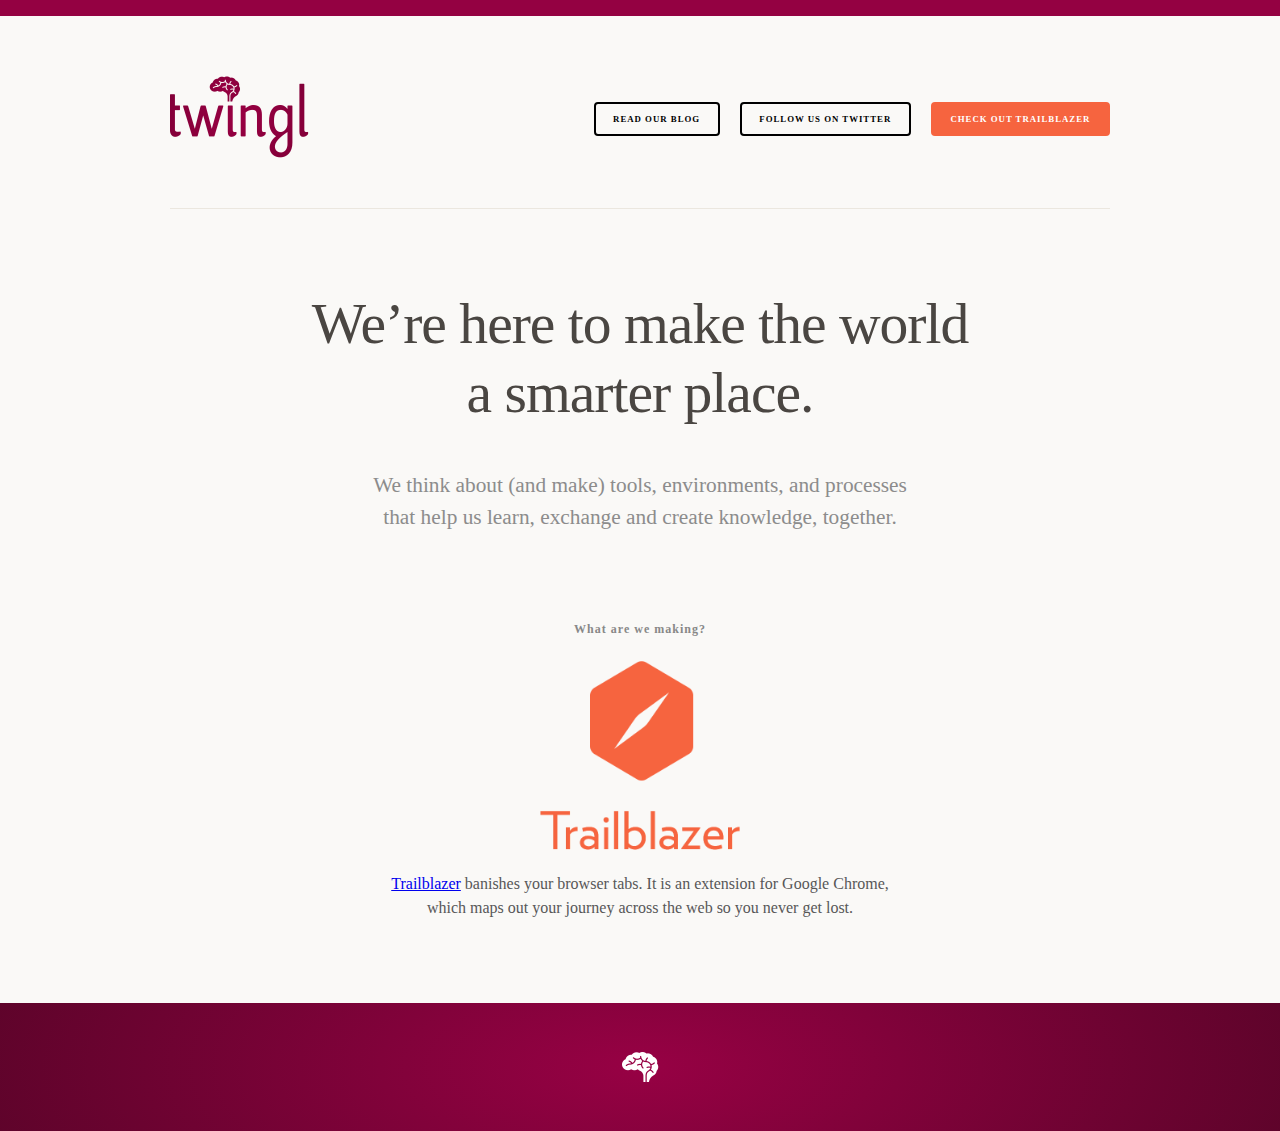
<file: index.html>
<!DOCTYPE html>
<html lang="en">
<head>
  <meta charset="utf-8">
  <title>Twingl - Thinking Made Visible.</title>	
  <link rel="stylesheet" href="css/reset.css">
  <link rel="stylesheet" href="css/style.css">
  <link rel="stylesheet" type="text/css" href="//cloud.typography.com/7002032/717782/css/fonts.css" />

  <link rel="icon" type="image/png" href="favicon.png" />	
	<meta name="viewport" content="width=device-width, initial-scale=1">
  <!-- jQuery -->
  <script type="text/javascript" src="//ajax.googleapis.com/ajax/libs/jquery/2.1.0/jquery.min.js"></script>

  <!--[if IE]>
      <script src="http://html5shiv.googlecode.com/svn/trunk/html5.js"></script>
  <![endif]-->
  <!-- Google Analytics --> 
  <script type="text/javascript">
      window.analytics||(window.analytics=[]),window.analytics.methods=["identify","track","trackLink","trackForm","trackClick","trackSubmit","page","pageview","ab","alias","ready","group","on","once","off"],window.analytics.factory=function(t){return function(){var a=Array.prototype.slice.call(arguments);return a.unshift(t),window.analytics.push(a),window.analytics}};for(var i=0;window.analytics.methods.length>i;i++){var method=window.analytics.methods[i];window.analytics[method]=window.analytics.factory(method)}window.analytics.load=function(t){var a=document.createElement("script");a.type="text/javascript",a.async=!0,a.src=("https:"===document.location.protocol?"https://":"http://")+"d2dq2ahtl5zl1z.cloudfront.net/analytics.js/v1/"+t+"/analytics.min.js";var n=document.getElementsByTagName("script")[0];n.parentNode.insertBefore(a,n)},window.analytics.SNIPPET_VERSION="2.0.8",
      window.analytics.load("xpi4dw8dr9");
      window.analytics.page();

      analytics.track('Vistied Landing Page', {
      });
  </script>

</head>

<body>
  <header>
    <nav class="wrapper  cf">
        <a class="logo" href="http://twin.gl/">twingl</a>
        <ul>
            <li><a href="http://blog.twin.gl/" class="btn btn-secondary">Read our Blog</a></li>
<!--             <li><a href="http://blog.twin.gl/post/79049607696/as-we-may-yet-think" class="btn btn-secondary">Why we're here</a></li> -->
            <li><a href="https://twitter.com/LetsTwingl" class="btn btn-secondary">Follow us on Twitter</a></li>
            <li><a href="http://trailblazer.io/" class="btn btn-secondary  btn-not-secondary">Check out Trailblazer</a></li>

        </ul>
    </nav>
  </header>
  
    <section class="wrapper">
        <div class="hero  cf">
            <h1>We’re here to make the world <br> a smarter place.</h1><!-- Title -->
            <p class="lead">We think about (and make) tools, environments, and processes that help us learn, exchange and create knowledge, together.</p>
            <h3>What are we making?</h3>
            <div class="unity">
              <a href="http://trailblazer.io/"><img src="img/tb-logo.png" width="200px" /></a>
              <p><a href="http://trailblazer.io/">Trailblazer</a> banishes your browser tabs. It is an extension for Google Chrome, which maps out your journey across the web so you never get lost.</p>
            </div>
            
            
        </div>
        
    
    </section>


  

  <footer class="twingl-brain">
  </footer>

  <script type="text/javascript">
    // Footer Link Tracking
    var link1 = document.getElementById('blog-btn'); analytics.trackLink(link1, 'Clicked on the Blog Button', {});
    var link2 = document.getElementById('mail-btn'); analytics.trackLink(link2, 'Clicked on the Mail Button', {});
    var link3 = document.getElementById('twitter-btn'); analytics.trackLink(link3, 'Clicked on the Twitter Button', {});
  </script>
	
</body>
</html>
</file>
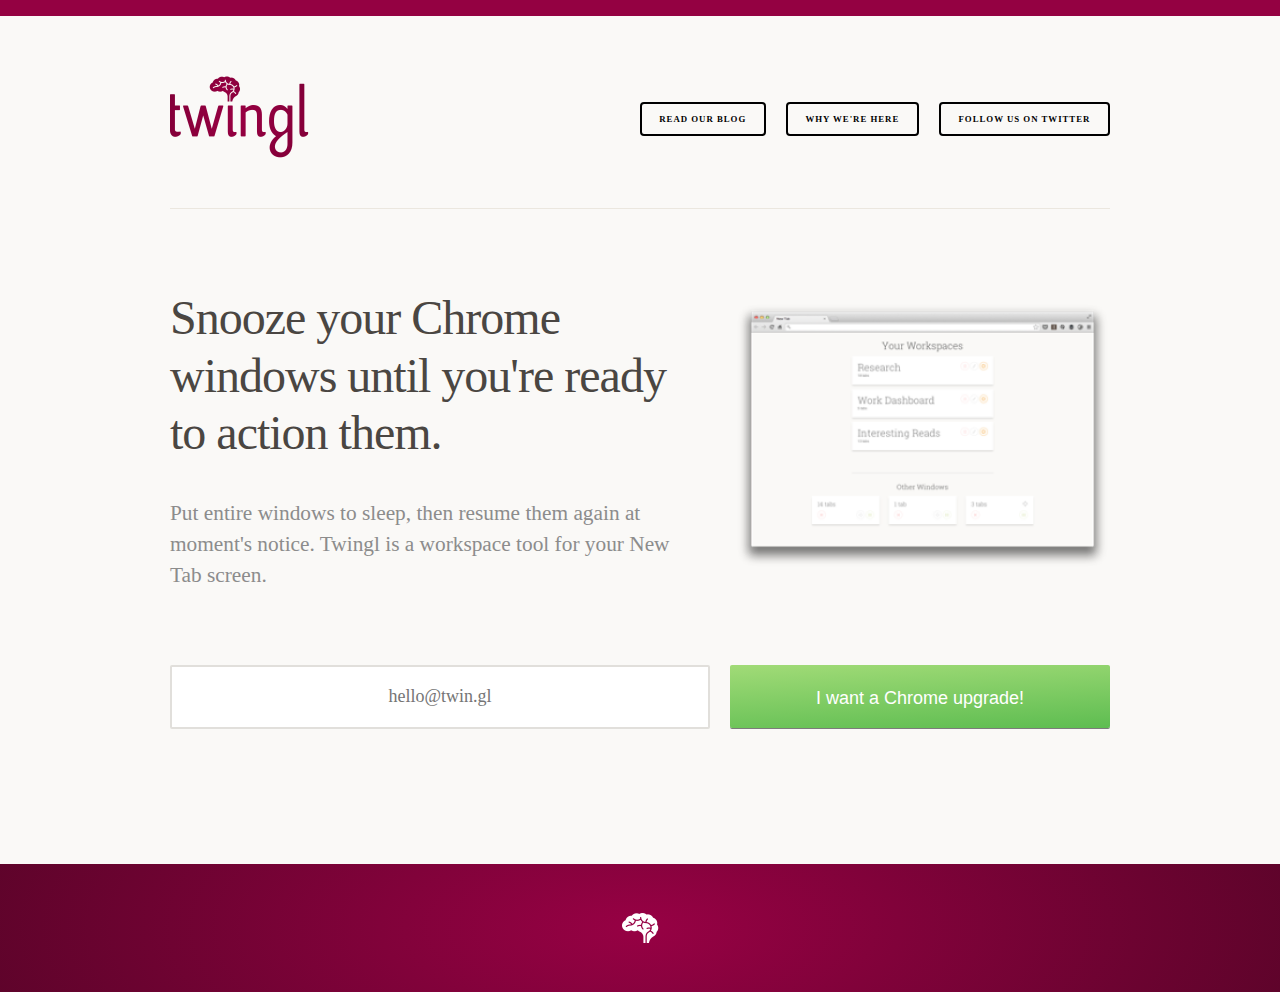
<file: extension/index.html>
<!DOCTYPE html>
<html lang="en">
<head>
  <script src="//cdn.optimizely.com/js/701441307.js"></script>
  <meta charset="utf-8">
  <title>Upgrade your Google Chrome workflow.</title>	
  <link rel="stylesheet" href="css/reset.css">
  <link rel="stylesheet" href="css/style.css">
  <link rel="stylesheet" type="text/css" href="//cloud.typography.com/7002032/717782/css/fonts.css" />

  <link rel="icon" type="image/png" href="/favicon.png" />	
	
  <!-- jQuery -->
  <script type="text/javascript" src="//ajax.googleapis.com/ajax/libs/jquery/2.1.0/jquery.min.js"></script>
	
  <!-- Mailchimp
		Remember, you use a hidden field to specify the interest of the user. -->
	<script type="text/javascript">
		var fnames = new Array();var ftypes = new Array();fnames[0]='EMAIL';ftypes[0]='email';fnames[1]='FNAME';ftypes[1]='text';fnames[2]='LNAME';ftypes[2]='text';
		try {
		    var jqueryLoaded=jQuery;
		    jqueryLoaded=true;
		} catch(err) {
		    var jqueryLoaded=false;
		}
		var head= document.getElementsByTagName('head')[0];
		if (!jqueryLoaded) {
		    var script = document.createElement('script');
		    script.type = 'text/javascript';
		    script.src = 'http://ajax.googleapis.com/ajax/libs/jquery/1.4.4/jquery.min.js';
		    head.appendChild(script);
		    if (script.readyState && script.onload!==null){
		        script.onreadystatechange= function () {
		              if (this.readyState == 'complete') mce_preload_check();
		        }    
		    }
		}
		var script = document.createElement('script');
		script.type = 'text/javascript';
		script.src = 'http://downloads.mailchimp.com/js/jquery.form-n-validate.js';
		head.appendChild(script);
		var err_style = '';
		try{
		    err_style = mc_custom_error_style;
		} catch(e){
		    err_style = '#mc_embed_signup input.mce_inline_error{border-color:#6B0505;} #mc_embed_signup div.mce_inline_error{margin: 0 0 1em 0; padding: 5px 10px; background-color:#6B0505; font-weight: bold; z-index: 1; color:#fff;}';
		}
		var head= document.getElementsByTagName('head')[0];
		var style= document.createElement('style');
		style.type= 'text/css';
		if (style.styleSheet) {
		  style.styleSheet.cssText = err_style;
		} else {
		  style.appendChild(document.createTextNode(err_style));
		}
		head.appendChild(style);
		setTimeout('mce_preload_check();', 250);

		var mce_preload_checks = 0;
		function mce_preload_check(){
		    if (mce_preload_checks>40) return;
		    mce_preload_checks++;
		    try {
		        var jqueryLoaded=jQuery;
		    } catch(err) {
		        setTimeout('mce_preload_check();', 250);
		        return;
		    }
		    try {
		        var validatorLoaded=jQuery("#fake-form").validate({});
		    } catch(err) {
		        setTimeout('mce_preload_check();', 250);
		        return;
		    }
		    mce_init_form();
		}
		function mce_init_form(){
		    jQuery(document).ready( function($) {
		      var options = { errorClass: 'mce_inline_error', errorElement: 'div', onkeyup: function(){}, onfocusout:function(){}, onblur:function(){}  };
		      var mce_validator = $("#mc-embedded-subscribe-form").validate(options);
		      $("#mc-embedded-subscribe-form").unbind('submit');//remove the validator so we can get into beforeSubmit on the ajaxform, which then calls the validator
		      options = { url: 'http://twin.us7.list-manage.com/subscribe/post-json?u=761a184ba582869b6168d7a60&amp;id=e45996ea93&c=?', type: 'GET', dataType: 'json', contentType: "application/json; charset=utf-8",
		                    beforeSubmit: function(){
		                        $('#mce_tmp_error_msg').remove();
		                        $('.datefield','#mc_embed_signup').each(
		                            function(){
		                                var txt = 'filled';
		                                var fields = new Array();
		                                var i = 0;
		                                $(':text', this).each(
		                                    function(){
		                                        fields[i] = this;
		                                        i++;
		                                    });
		                                $(':hidden', this).each(
		                                    function(){
		                                        var bday = false;
		                                        if (fields.length == 2){
		                                            bday = true;
		                                            fields[2] = {'value':1970};//trick birthdays into having years
		                                        }
		                                    	if ( fields[0].value=='MM' && fields[1].value=='DD' && (fields[2].value=='YYYY' || (bday && fields[2].value==1970) ) ){
		                                    		this.value = '';
											    } else if ( fields[0].value=='' && fields[1].value=='' && (fields[2].value=='' || (bday && fields[2].value==1970) ) ){
		                                    		this.value = '';
											    } else {
											        if (/\[day\]/.test(fields[0].name)){
		    	                                        this.value = fields[1].value+'/'+fields[0].value+'/'+fields[2].value;									        
											        } else {
		    	                                        this.value = fields[0].value+'/'+fields[1].value+'/'+fields[2].value;
			                                        }
			                                    }
		                                    });
		                            });
		                        return mce_validator.form();
		                    }, 
		                    success: mce_success_cb
		                };
		      $('#mc-embedded-subscribe-form').ajaxForm(options);
		      
		      
		    });
		}
		function mce_success_cb(resp){
        var email = $('#mce-EMAIL').val();
		    $('#mce-success-response').hide();
		    $('#mce-error-response').hide();
		    if (resp.result=="success"){
		        $('#mce-'+resp.result+'-response').show();
		        $('#mce-'+resp.result+'-response').html(resp.msg);
		        $('#mc-embedded-subscribe-form').each(function(){
		            this.reset();
		    	});

          window.location.href = "/extension/highfive";

		    } else {
		        var index = -1;
		        var msg;
		        try {
		            var parts = resp.msg.split(' - ',2);
		            if (parts[1]==undefined){
		                msg = resp.msg;
		            } else {
		                i = parseInt(parts[0]);
		                if (i.toString() == parts[0]){
		                    index = parts[0];
		                    msg = parts[1];
		                } else {
		                    index = -1;
		                    msg = resp.msg;
		                }
		            }
		        } catch(e){
		            index = -1;
		            msg = resp.msg;
		        }
		        try{
		            if (index== -1){
		                $('#mce-'+resp.result+'-response').show();
		                $('#mce-'+resp.result+'-response').html(msg);            
		            } else {
		                err_id = 'mce_tmp_error_msg';
		                html = '<div id="'+err_id+'" style="'+err_style+'"> '+msg+'</div>';
		                
		                var input_id = '#mc_embed_signup';
		                var f = $(input_id);
		                if (ftypes[index]=='address'){
		                    input_id = '#mce-'+fnames[index]+'-addr1';
		                    f = $(input_id).parent().parent().get(0);
		                } else if (ftypes[index]=='date'){
		                    input_id = '#mce-'+fnames[index]+'-month';
		                    f = $(input_id).parent().parent().get(0);
		                } else {
		                    input_id = '#mce-'+fnames[index];
		                    f = $().parent(input_id).get(0);
		                }
		                if (f){
		                    $(f).append(html);
		                    $(input_id).focus();
		                } else {
		                    $('#mce-'+resp.result+'-response').show();
		                    $('#mce-'+resp.result+'-response').html(msg);
		                }
		            }
		        } catch(e){
		            $('#mce-'+resp.result+'-response').show();
		            $('#mce-'+resp.result+'-response').html(msg);
		        }
		    }
		}
	</script>  

  <!--[if IE]>
      <script src="http://html5shiv.googlecode.com/svn/trunk/html5.js"></script>
  <![endif]-->
  <!-- Google Analytics --> 
  <script type="text/javascript">
      window.analytics||(window.analytics=[]),window.analytics.methods=["identify","track","trackLink","trackForm","trackClick","trackSubmit","page","pageview","ab","alias","ready","group","on","once","off"],window.analytics.factory=function(t){return function(){var a=Array.prototype.slice.call(arguments);return a.unshift(t),window.analytics.push(a),window.analytics}};for(var i=0;window.analytics.methods.length>i;i++){var method=window.analytics.methods[i];window.analytics[method]=window.analytics.factory(method)}window.analytics.load=function(t){var a=document.createElement("script");a.type="text/javascript",a.async=!0,a.src=("https:"===document.location.protocol?"https://":"http://")+"d2dq2ahtl5zl1z.cloudfront.net/analytics.js/v1/"+t+"/analytics.min.js";var n=document.getElementsByTagName("script")[0];n.parentNode.insertBefore(a,n)},window.analytics.SNIPPET_VERSION="2.0.8",
      window.analytics.load("xpi4dw8dr9");
      window.analytics.page();

      analytics.track('Vistied Extension Landing Page', {
      });
  </script>

</head>

<body>
  <header>
    <nav class="wrapper  cf">
        <a class="logo" href="http://twin.gl/">twingl</a>
        <ul>
            <li><a href="http://blog.twin.gl/" id="blog-btn" class="btn btn-secondary">Read our Blog</a></li>
            <li><a href="http://blog.twin.gl/post/82079712247/the-browser-is-the-new-workstation-and-its-a-mess" id="manifesto-btn" class="btn btn-secondary">Why we're here</a></li>
            <li><a href="https://twitter.com/LetsTwingl" id="twitter-btn" class="btn btn-secondary">Follow us on Twitter</a></li>
        </ul>
    </nav>
  </header>
  
    <section class="wrapper">
        <div class="hero  cf">
            <img class="screenshot-homepage" src="/img/twingl-extension-screenshot.png" alt="A screenshot of the Twingl browser extension">
            <h1>Snooze your Chrome windows until you're ready to action them.</h1><!-- Title -->
            <p class="lead">Put entire windows to sleep, then resume them again at moment's notice. Twingl is a workspace tool for your New Tab screen.</p>
        </div>
        
        <div id="mc_embed_signup" >
            <form action="http://twin.us7.list-manage2.com/subscribe/post?u=761a184ba582869b6168d7a60&amp;id=e45996ea93" method="post" id="mc-embedded-subscribe-form" name="mc-embedded-subscribe-form" class="validate" target="_blank" novalidate>
              <div class="mc-field-group  cf">
                <label for="mce-EMAIL" style="display:none">Email Address</label>
                <input type="email" value="" name="EMAIL" placeholder="hello@twin.gl" class="required email" id="mce-EMAIL">
                <input type="submit" value="I want a Chrome upgrade!" name="subscribe" id="mc-embedded-subscribe" class="btn btn-cta  center">
              </div>
              <div id="mce-responses" class="clearfix">
                <div class="response" id="mce-error-response" style="display:none"></div>
                <div class="response" id="mce-success-response" style="display:none"></div>
              </div>
            </form>
        </div>
        <br>
    </section>

  <footer class="twingl-brain">
  </footer>

  <script type="text/javascript">
  	// Track Email Submission
  	var btn = document.getElementById('mc-embedded-subscribe'); analytics.trackLink(btn, 'Submitted Email Address for Extension', {});

    // Footer Link Tracking
    var link1 = document.getElementById('blog-btn'); analytics.trackLink(link1, 'Clicked on the Blog Button', {});
    var link2 = document.getElementById('manifesto-btn'); analytics.trackLink(link2, 'Clicked on the Manifesto Button', {});
    var link3 = document.getElementById('twitter-btn'); analytics.trackLink(link3, 'Clicked on the Twitter Button', {});
  </script>

</body>
</html>
</file>
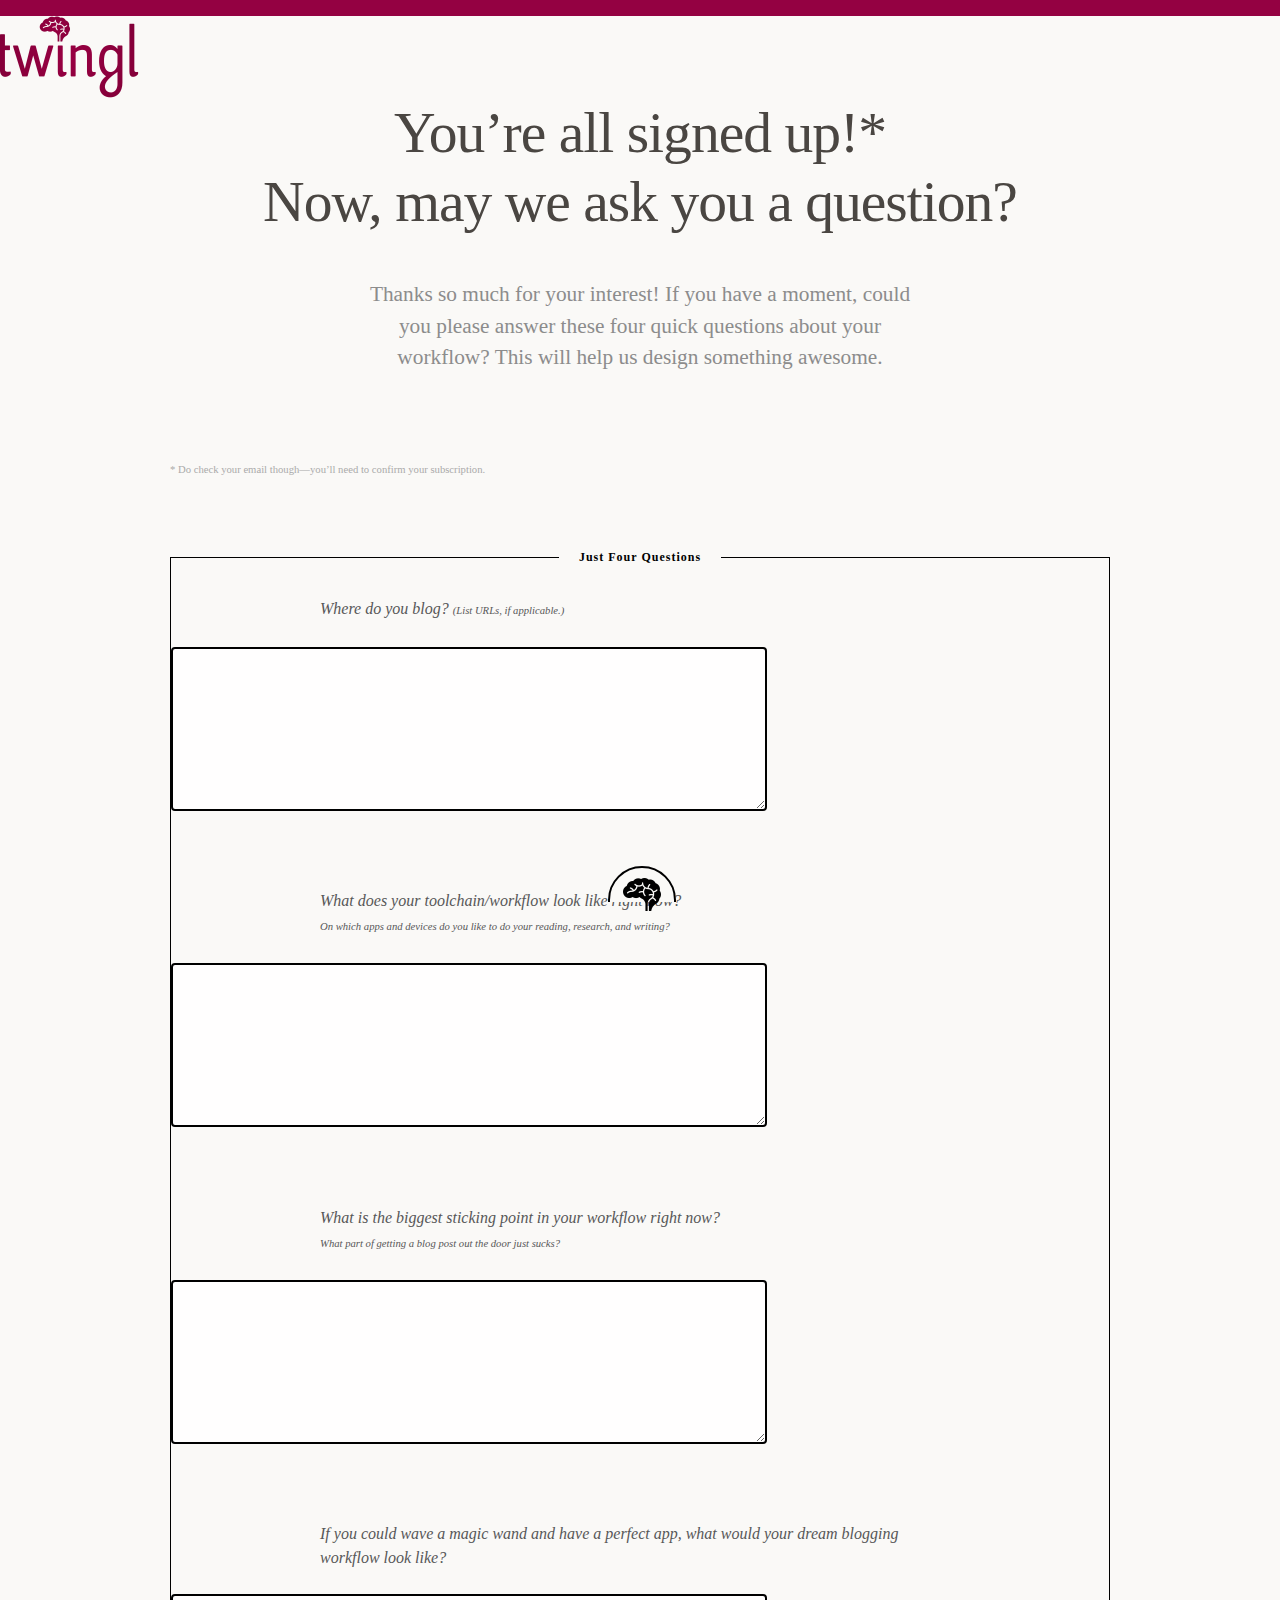
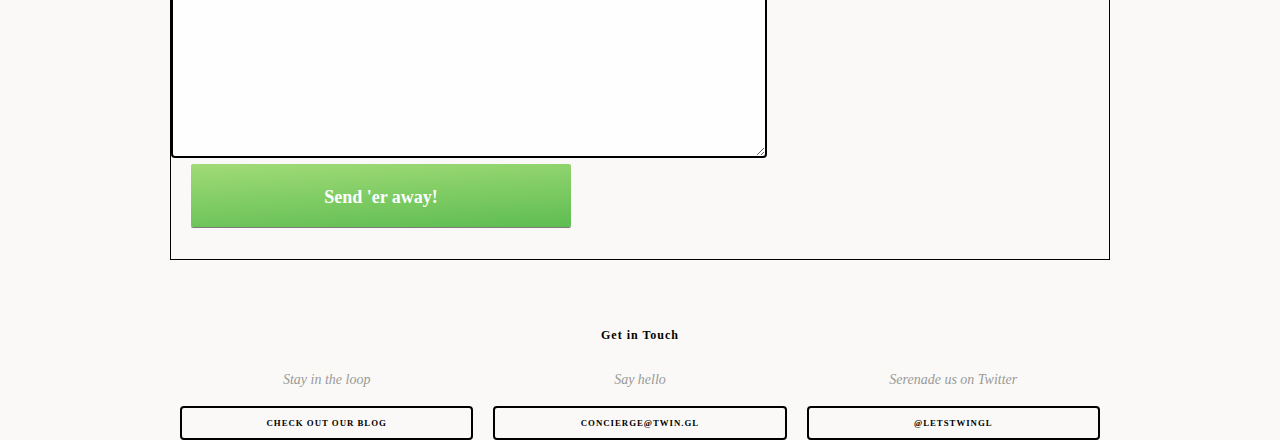
<file: greatsuccess/index.html>
<!DOCTYPE html>
<html lang="en">
<head>
  <meta charset="utf-8">
  <title>Twingl - Gather your thoughts.</title> 
  <link rel="stylesheet" href="../css/reset.css">
  <link rel="stylesheet" href="../css/style.css">
  <link rel="stylesheet" type="text/css" href="//cloud.typography.com/7002032/717782/css/fonts.css" />

  <link rel="icon" type="image/png" href="../favicon.png" />   
    
  <!-- jQuery -->
  <script type="text/javascript" src="//ajax.googleapis.com/ajax/libs/jquery/2.1.0/jquery.min.js"></script>

  <!--[if IE]>
      <script src="http://html5shiv.googlecode.com/svn/trunk/html5.js"></script>
  <![endif]-->
  <!-- Google Analytics --> 
  <script type="text/javascript">
  window.analytics||(window.analytics=[]),window.analytics.methods=["identify","track","trackLink","trackForm","trackClick","trackSubmit","page","pageview","ab","alias","ready","group","on","once","off"],window.analytics.factory=function(t){return function(){var a=Array.prototype.slice.call(arguments);return a.unshift(t),window.analytics.push(a),window.analytics}};for(var i=0;window.analytics.methods.length>i;i++){var method=window.analytics.methods[i];window.analytics[method]=window.analytics.factory(method)}window.analytics.load=function(t){var a=document.createElement("script");a.type="text/javascript",a.async=!0,a.src=("https:"===document.location.protocol?"https://":"http://")+"d2dq2ahtl5zl1z.cloudfront.net/analytics.js/v1/"+t+"/analytics.min.js";var n=document.getElementsByTagName("script")[0];n.parentNode.insertBefore(a,n)},window.analytics.SNIPPET_VERSION="2.0.8",
  window.analytics.load("xpi4dw8dr9");
  window.analytics.page();
  </script>

  <script type="text/javascript">
    function getQueryParams(qs) {
        qs = qs.split("+").join(" ");

        var params = {}, tokens,
            re = /[?&]?([^=]+)=([^&]*)/g;

        while (tokens = re.exec(qs)) {
            params[decodeURIComponent(tokens[1])]
                = decodeURIComponent(tokens[2]);
        }

        return params;
    }

    $(document).ready(function() {
      var email = getQueryParams(document.location.search).email;
      $('#entry_747532890').val(email);
    })
    
  </script>
</head>

<body>
  <header>
    <a class="logo" href="http://twin.gl/">twingl</a>
    <div class="russell">&nbsp;</div>
  </header>
  
  <section class="hero  wrapper">
    <h1>You&rsquo;re all signed up!* <br/>Now, may we ask you a question?</h1><!-- Title -->
    <p class="lead">Thanks so much for your interest! If you have a moment, could you please answer these four quick questions about your workflow? This will help us design something awesome.</p><!-- Lead -->
    <small class="fine-print">* Do check your email though—you&rsquo;ll need to confirm your subscription.</small>

    <script type="text/javascript" charset="utf-8"> var submitted = false; </script>
    <iframe name="hidden_iframe" id="hidden_iframe" style="display:none;" onload="if (submitted) { window.location.href = '/highfive/'; }"></iframe>

    <form action="https://docs.google.com/forms/d/1L2OIjb0b6H6nTkaFeZztkPtJjhWRngmQn9VgV4RsNdk/formResponse" id="ss-form" method="post" name="ss-form" onsubmit="submitted=true;" target="hidden_iframe">
      <fieldset>
        <legend align="center">Just Four Questions</legend>
        <div>
          <input type="hidden" name="draftResponse" value="[,,&quot;-3644473337518500318&quot;] ">
          <input type="hidden" name="pageHistory" value="0">
          <input type="hidden" name="fromEmail" value="false">
          <input type="hidden" name="fbzx" value="-3644473337518500318">
          <input type="hidden" name="entry.747532890" value="" id="entry_747532890">

          
          <p class="first">
            <label for="entry_775067916">Where do you blog? <small>(List URLs, if applicable.)</small></label>
            <textarea type="text" name="entry.775067916" id="entry_775067916"> </textarea>
          </p>
          <p>
            <label for="entry_300777235">What does your toolchain/workflow look like right now? <br><small>On which apps and devices do you like to do your reading, research, and writing?</small></label>
            <textarea id="entry_300777235" name="entry.300777235"></textarea>
          </p>
          <p>
            <label for="entry_1094042602">What is the biggest sticking point in your workflow right now?<br> <small>What part of getting a blog post out the door just sucks?</small></label>
            <textarea id="entry_1094042602" name="entry.1094042602"></textarea>
          </p>
          <p>
            <label for="entry_1218850423">If you could wave a magic wand and have a perfect app, what would your dream blogging workflow look like?</label>
            <textarea id="entry_1218850423" name="entry.1218850423"></textarea>
          </p>
        </div>
        <input type="submit" name="submit" value="Send 'er away!" id="submit-btn" class="btn btn-cta" />
      </fieldset>
    </form>

  </section>

  <section class="wrapper">
    <h2><span>Get in Touch</span></h2>
    <ul class="trinity">
      <li>
        <span class="subtitle">Stay in the loop</span>
        <a id="blog-btn" class="btn  btn-secondary" href="http://blog.twin.gl/">Check out our blog</a>
      </li>
      <li>
        <span class="subtitle">Say hello</span>
        <a id="mail-btn" class="btn  btn-secondary" href="mailto:concierge@twin.gl">concierge@twin.gl</a>
      </li>
      <li>
        <span class="subtitle">Serenade us on Twitter</span>
        <a id="twitter-btn" class="btn  btn-secondary" href="https://twitter.com/LetsTwingl">@LetsTwingl</a>
      </li>
    </ul>
  </section>

  <script type="text/javascript">
    // Footer Link Tracking
    var link1 = document.getElementById('blog-btn'); analytics.trackLink(link1, 'Clicked on the Blog Button', {});
    var link2 = document.getElementById('mail-btn'); analytics.trackLink(link2, 'Clicked on the Mail Button', {});
    var link3 = document.getElementById('twitter-btn'); analytics.trackLink(link3, 'Clicked on the Twitter Button', {});

    // Survey Completion Tracking
    var btn = document.getElementById('submit-btn'); analytics.trackLink(btn, 'Completed Survey', {});
  </script>
    
</body>
</html>
</file>
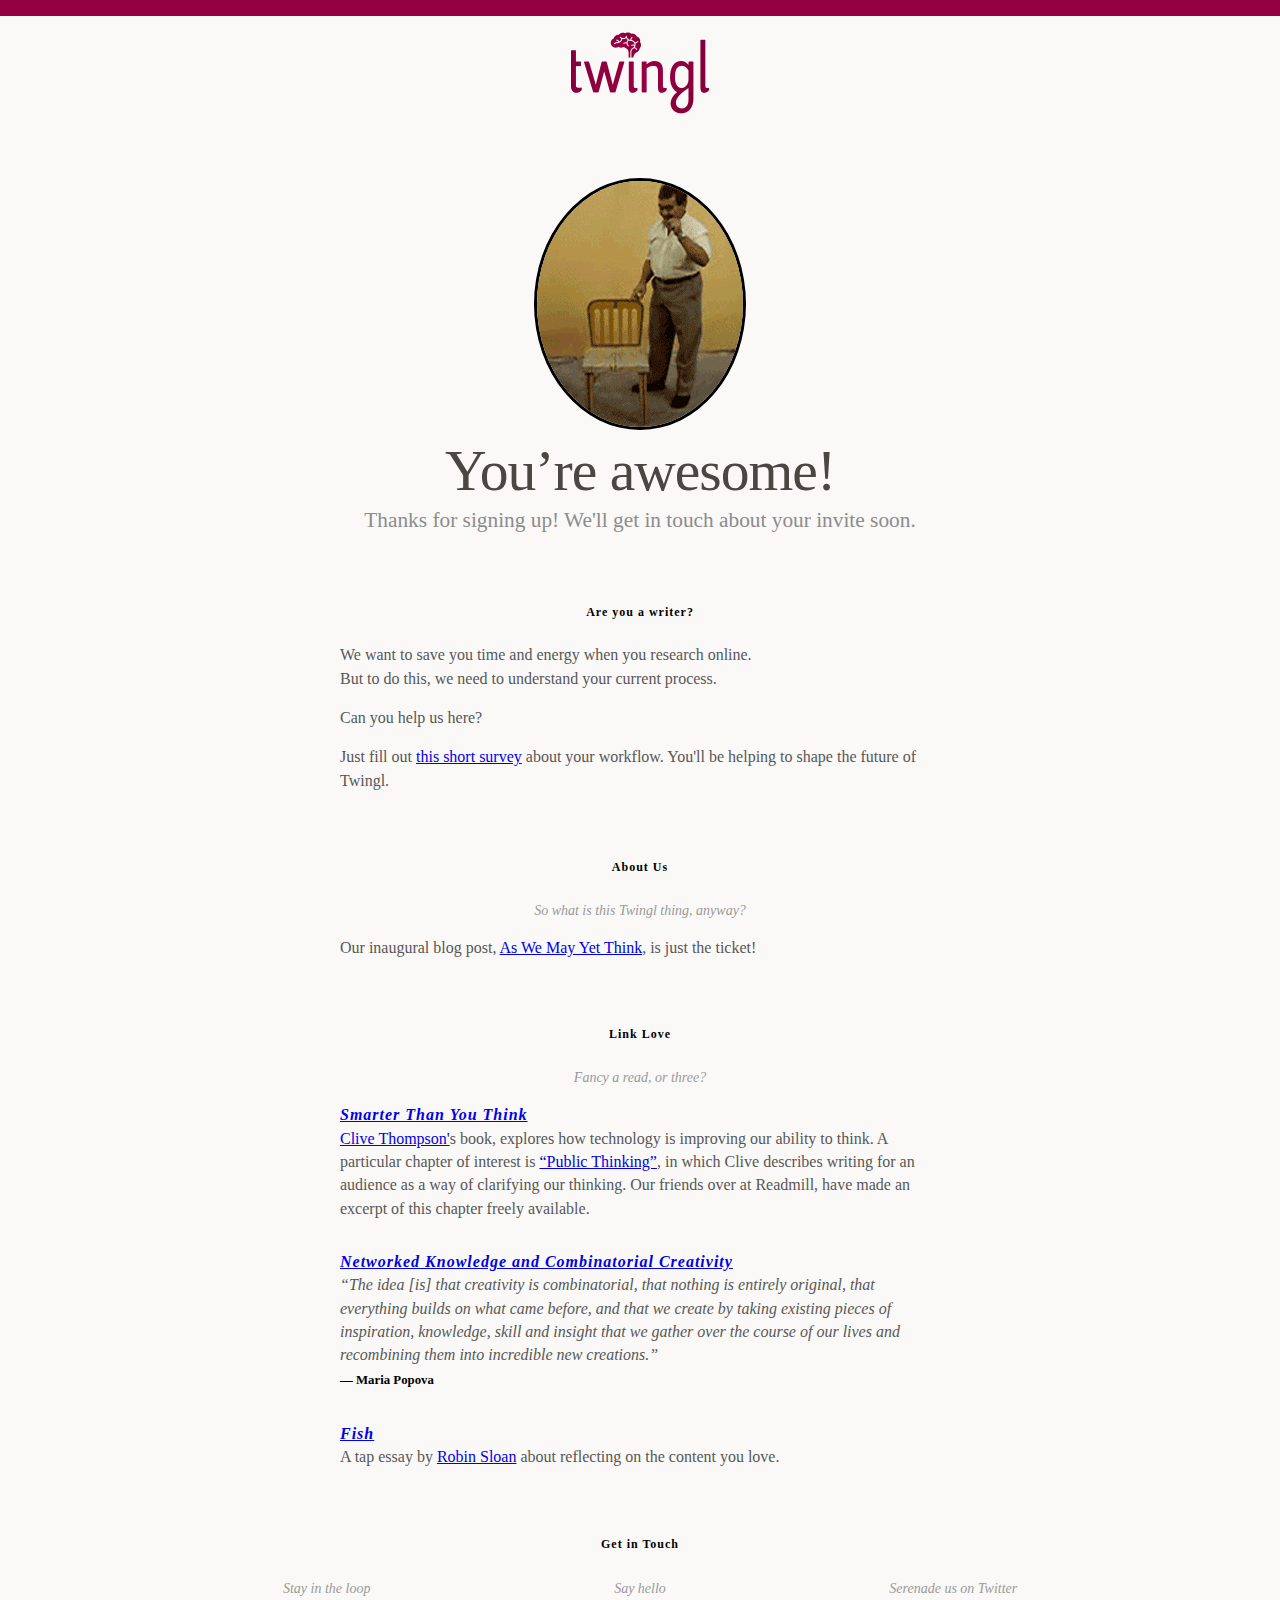
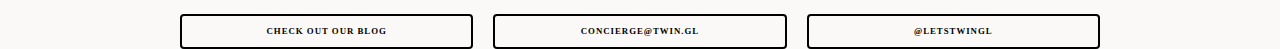
<file: highfive/index.html>
<!DOCTYPE html>
<html lang="en">
<head>
  <meta charset="utf-8">
  <title>Twingl - Gather your thoughts.</title> 
  <link rel="stylesheet" href="../css/reset.css">
  <link rel="stylesheet" href="../css/style.css">
  <link rel="stylesheet" type="text/css" href="//cloud.typography.com/7002032/717782/css/fonts.css" />

  <link rel="icon" type="image/png" href="../favicon.png" />   
    
  <!-- jQuery -->
  <script type="text/javascript" src="//ajax.googleapis.com/ajax/libs/jquery/2.1.0/jquery.min.js"></script>

  <!--[if IE]>
      <script src="http://html5shiv.googlecode.com/svn/trunk/html5.js"></script>
  <![endif]-->
  <!-- Google Analytics --> 
  <script type="text/javascript">
  window.analytics||(window.analytics=[]),window.analytics.methods=["identify","track","trackLink","trackForm","trackClick","trackSubmit","page","pageview","ab","alias","ready","group","on","once","off"],window.analytics.factory=function(t){return function(){var a=Array.prototype.slice.call(arguments);return a.unshift(t),window.analytics.push(a),window.analytics}};for(var i=0;window.analytics.methods.length>i;i++){var method=window.analytics.methods[i];window.analytics[method]=window.analytics.factory(method)}window.analytics.load=function(t){var a=document.createElement("script");a.type="text/javascript",a.async=!0,a.src=("https:"===document.location.protocol?"https://":"http://")+"d2dq2ahtl5zl1z.cloudfront.net/analytics.js/v1/"+t+"/analytics.min.js";var n=document.getElementsByTagName("script")[0];n.parentNode.insertBefore(a,n)},window.analytics.SNIPPET_VERSION="2.0.8",
  window.analytics.load("xpi4dw8dr9");
  window.analytics.page();
  </script>

</head>

<body id="thanks">
  <header>
    <a class="logo" href="http://twin.gl/">twingl</a>
  </header>
  
  <section class="wrapper">
    <div class="center"><a class="awesome" href="http://gim.ie/nSV"><img src="../img/awesome.gif" class="awesome"></a>
        <h1>You&rsquo;re awesome!</h1><!-- Title -->
        <p class="lead">
          Thanks for signing up! We'll get in touch about your invite soon.
        </p><!-- Lead -->
    </div>

    <h2>Are you a writer?</h2>
    <div class="high-five">
    <p>
      We want to save you time and energy when you  research online.<br />
      But to do this, we need to understand your current process.<br />
    </p>
    <p style="margin-top:1em;">
      Can you help us here?
    </p>
    <p style="margin-top:1em;">
      Just fill out <a href="http://bit.ly/1mNLWqj">this short survey</a> about your workflow. You&apos;ll be helping to shape the future of Twingl.
    </p>
    </div>


    <h2><span>About Us</span></h2>
    <span class="subtitle">So what is this Twingl thing, anyway?</span>
    
    <p class="high-five">Our inaugural blog post, <a id="blog-post-link" href="http://blog.twin.gl/post/79049607696/as-we-may-yet-think">As We May Yet Think</a>, is just the ticket!</p>



    <h2><span>Link Love</span></h2>
    <span class="subtitle">Fancy a read, or three?</span>
    
    <div class="high-five">
      <h3><a href="http://www.amazon.com/Smarter-Than-You-Think-Technology/dp/1594204454/">Smarter Than You Think</a></h3>
      <p><a href="https://twitter.com/pomeranian99">Clive Thompson'</a>s book,  explores how technology is improving our ability to think. A particular chapter of interest is <a id="styt-link" href="https://readmill.com/books/public-thinking-adapted-from-smarter-than-you-think">&ldquo;Public Thinking&rdquo;</a>, in which Clive describes writing for an audience as a way of clarifying our thinking. Our friends over at Readmill, have made an excerpt of this chapter freely available.</p>  
    </div>
    <div class="high-five">
      <h3><a id="bp-link" href="http://www.brainpickings.org/index.php/2011/08/01/networked-knowledge-combinatorial-creativity/">Networked Knowledge and Combinatorial Creativity</a></h3>  
      <blockquote cite="http://www.brainpickings.org/index.php/2011/08/01/networked-knowledge-combinatorial-creativity/"><p>The idea [is] that creativity is combinatorial, that nothing is entirely original, that everything builds on what came before, and that we create by taking existing pieces of inspiration, knowledge, skill and insight that we gather over the course of our lives and recombining them into incredible new creations.</p><b>Maria Popova</b></blockquote>
    </div>
    <div class="high-five">
      <h3><a id="fish-link" href="https://readtapestry.com/s/YuyuuzQO8/">Fish</a></h3>
      <p>A tap essay by <a href="http://www.robinsloan.com/">Robin Sloan</a> about reflecting on the content you love. </p>  
    </div> 

   <!--  <h2><span>Now What?</span></h2>
    <span class="subtitle">What's next for our brave hero, you wonder.</span>
    
    <p class="high-five">We're pouring through everything you've told us and reconciling it with other respondents'. If you know of other writers, we'd love to hear from them too! Perhaps you could give <a id="twitter-msg-link" href="https://twitter.com/home?status=The%20folk%20at%20@LetsTwingl%20want%20to%20simplify%20your%20writing%20workflow.%20What's%20your%20biggest%20sticking%20point?%20Let%20them%20know%20at:%20http://twin.gl/">us a referral</a>? Eternal gratitude will follow.</p> -->
  </section>

  <section class="wrapper">
    <h2><span>Get in Touch</span></h2>
    <ul class="trinity">
      <li>
        <span class="subtitle">Stay in the loop</span>
        <a id="blog-btn" class="btn  btn-secondary" href="http://blog.twin.gl/">Check out our blog</a>
      </li>
      <li>
        <span class="subtitle">Say hello</span>
        <a id="mail-btn" class="btn  btn-secondary" href="mailto:concierge@twin.gl">concierge@twin.gl</a>
      </li>
      <li>
        <span class="subtitle">Serenade us on Twitter</span>
        <a id="twitter-btn" class="btn  btn-secondary" href="https://twitter.com/LetsTwingl">@LetsTwingl</a>
      </li>
    </ul>
  </section>

  <script type="text/javascript">
    // Footer Link Tracking
    var link1 = document.getElementById('blog-btn'); analytics.trackLink(link1, 'Clicked on the Blog Button', {});
    var link2 = document.getElementById('mail-btn'); analytics.trackLink(link2, 'Clicked on the Mail Button', {});
    var link3 = document.getElementById('twitter-btn'); analytics.trackLink(link3, 'Clicked on the Twitter Button', {});

    // Outbound Link Tracking
    var link4 = document.getElementById('blog-post-link'); analytics.trackLink(link4, 'Clicked on Blog Post Link', {});
    var link5 = document.getElementById('styt-link'); analytics.trackLink(link5, 'Clicked on STYT Link', {});
    var link6 = document.getElementById('bp-link'); analytics.trackLink(link6, 'Clicked on Brain Pickings Link', {});
    var link7 = document.getElementById('fish-link'); analytics.trackLink(link7, 'Clicked on Fish Link', {});
    var link8 = document.getElementById('twitter-msg-link'); analytics.trackLink(link8, 'Clicked on Twitter Message Link', {});
  </script>
    
</body>
</html>
</file>
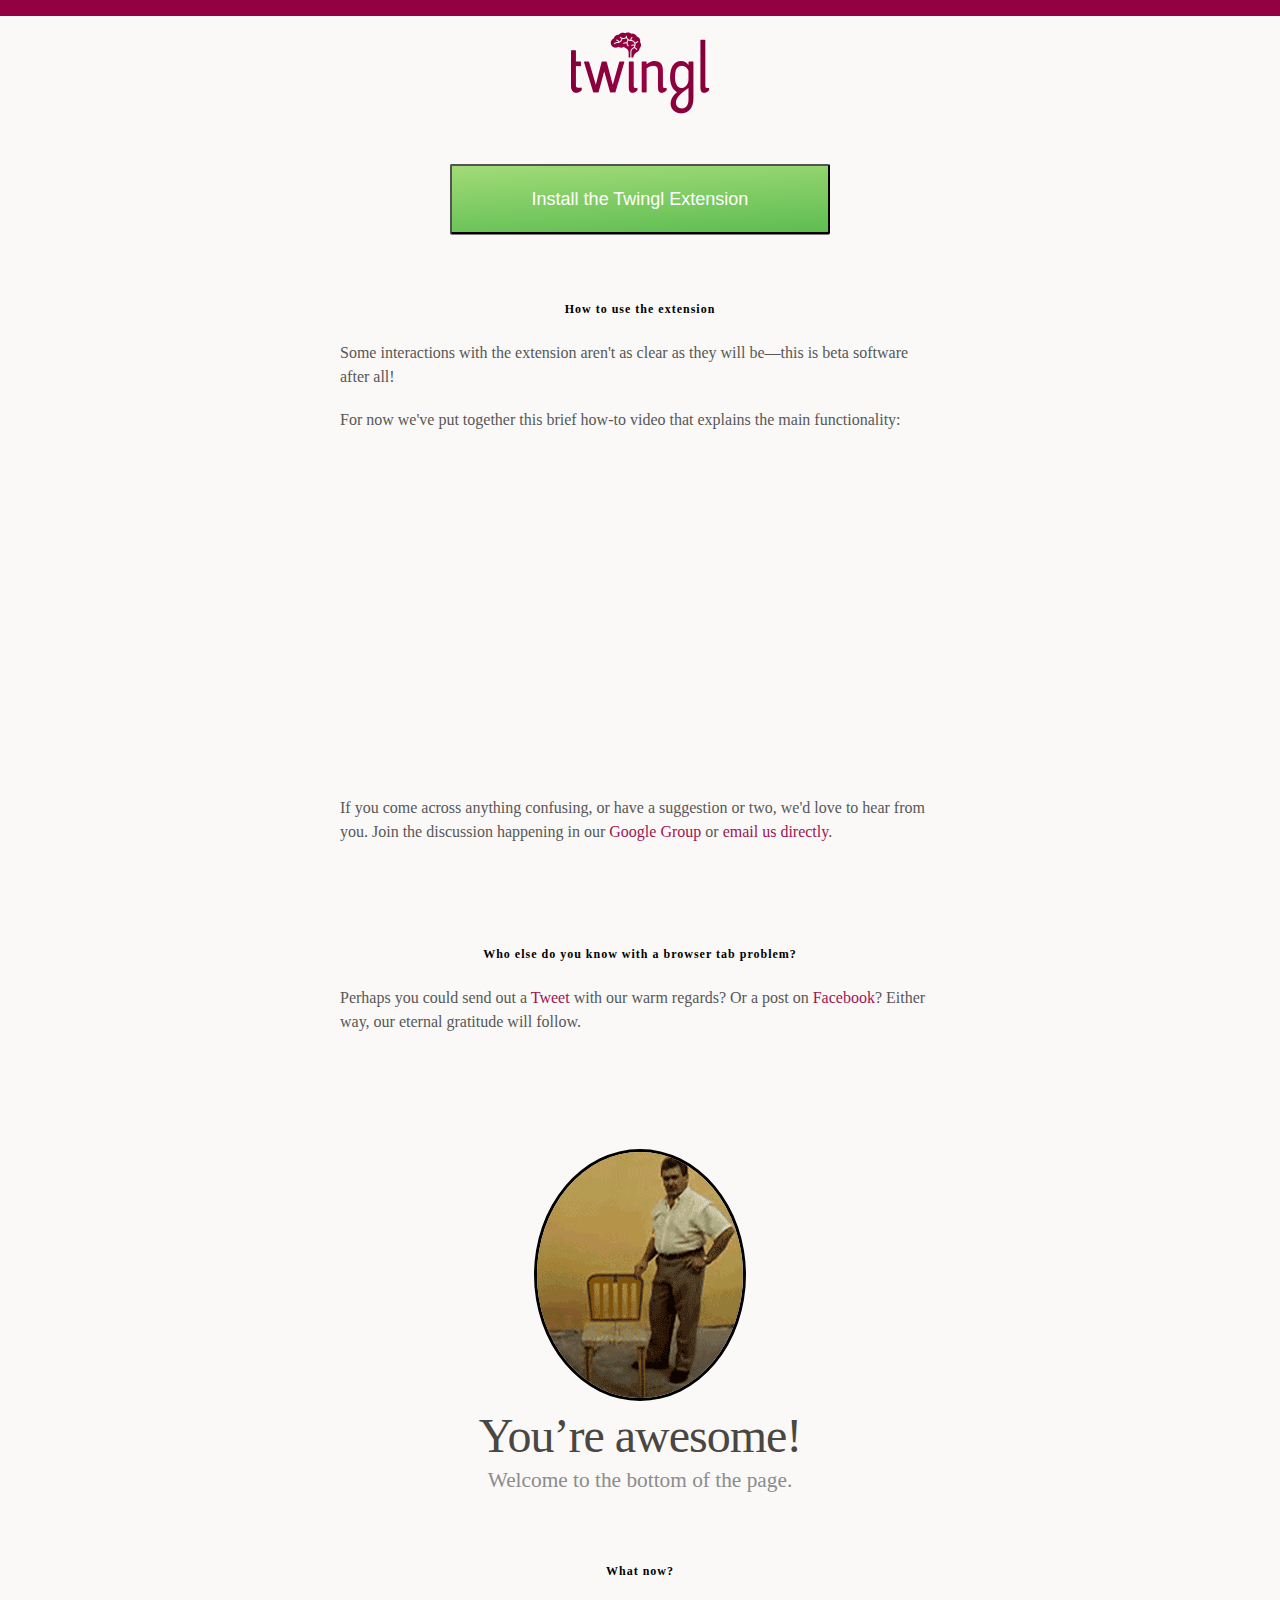
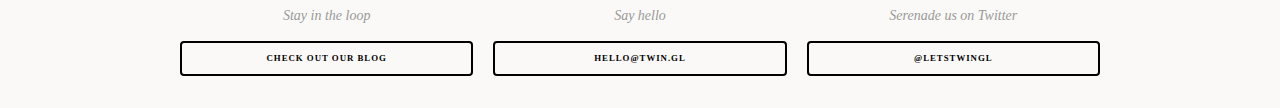
<file: extension/highfive/index.html>
<!DOCTYPE html>
<html lang="en">
<head>
  <meta charset="utf-8">
  <title>Upgrade your Google Chrome workflow.</title> 
  <link rel="stylesheet" href="../css/reset.css">
  <link rel="stylesheet" href="../css/style.css">
  <link rel="stylesheet" type="text/css" href="//cloud.typography.com/7002032/717782/css/fonts.css" />

  <link rel="icon" type="image/png" href="../favicon.png" />   

  <!-- Extension Installation -->
  <link rel="chrome-webstore-item" href="https://chrome.google.com/webstore/detail/holgfndofklbapihjphndnpkaljgahgk">
    
  <!-- jQuery -->
  <script type="text/javascript" src="//ajax.googleapis.com/ajax/libs/jquery/2.1.0/jquery.min.js"></script>

  <!--[if IE]>
      <script src="http://html5shiv.googlecode.com/svn/trunk/html5.js"></script>
  <![endif]-->
  <!-- Google Analytics --> 
  <script type="text/javascript">
  window.analytics||(window.analytics=[]),window.analytics.methods=["identify","track","trackLink","trackForm","trackClick","trackSubmit","page","pageview","ab","alias","ready","group","on","once","off"],window.analytics.factory=function(t){return function(){var a=Array.prototype.slice.call(arguments);return a.unshift(t),window.analytics.push(a),window.analytics}};for(var i=0;window.analytics.methods.length>i;i++){var method=window.analytics.methods[i];window.analytics[method]=window.analytics.factory(method)}window.analytics.load=function(t){var a=document.createElement("script");a.type="text/javascript",a.async=!0,a.src=("https:"===document.location.protocol?"https://":"http://")+"d2dq2ahtl5zl1z.cloudfront.net/analytics.js/v1/"+t+"/analytics.min.js";var n=document.getElementsByTagName("script")[0];n.parentNode.insertBefore(a,n)},window.analytics.SNIPPET_VERSION="2.0.8",
  window.analytics.load("xpi4dw8dr9");
  window.analytics.page();
  </script>

</head>

<body id="thanks">
  <header>
    <a class="logo" href="http://twin.gl/">twingl</a>
  </header>

  <section class="wrapper">

    <div class="center">
      <button onclick="chrome.webstore.install()" id="install-button" class="btn btn-cta">Install the Twingl Extension</button>
      <script>
        if (chrome.app.isInstalled) {
          document.getElementById('install-button').disabled = 'true';
          document.getElementById('install-button').value = 'You have already installed the Twingl Extension';
          document.getElementById('install-button').style.backgroundColor = '#A0A0A0';
        }
      </script>
    </div>
    
    <div class="high-five">
      <h2>How to use the extension</h2>
      <p>
        Some interactions with the extension aren't as clear as they will be&mdash;this is beta software after all! 
      </p>
      <p>
        For now we've put together this brief how-to video that explains the main functionality:
      </p>
      <br/>
      <div class="center">
        <iframe width="420" height="315" src="http://www.youtube.com/embed/8SM2CjjTuHE" frameborder="0" allowfullscreen></iframe>
      </div>
      <p>
        If you come across anything confusing, or have a suggestion or two, we'd love to hear from you. Join the discussion happening in our <a href="https://groups.google.com/forum/#!forum/twingl-beta" target="_blank" id="google-group-link">Google Group</a> or <a href="mailto:hello@twin.gl?Subject=Twingl Browser Extension enquiry" id="email-link">email us directly</a>.
      </p>
    </div>

    <div class="high-five">
      <h2>Who else do you know with a browser tab problem?</h2>
      <p>
        Perhaps you could send out a <a href="https://twitter.com/home?status=Check-out%20@LetsTwingl,%20they're%20building%20a%20workspace%20tool%20for%20Google%20Chrome:%20http://twin.gl/extension" target="_blank" id="tweet-link">Tweet</a> with our warm regards? Or a post on <a href="https://www.facebook.com/sharer/sharer.php?u=http://twin.gl/extension" target="_blank" id="fb-link">Facebook</a>? Either way, our eternal gratitude will follow.
      </p>
    </div>

    <div class="center"><a class="awesome" href="http://gim.ie/nSV"><img src="../img/awesome.gif" class="awesome"></a>
      <h1>You&rsquo;re awesome!</h1><!-- Title -->
      <p class="lead">Welcome to the bottom of the page.</p>
    </div>

  </section>

  <section class="wrapper">
    <h2><span>What now?</span></h2>
    <ul class="trinity">
      <li>
        <span class="subtitle">Stay in the loop</span>
        <a id="blog-btn" class="btn  btn-secondary" href="http://blog.twin.gl/">Check out our blog</a>
      </li>
      <li>
        <span class="subtitle">Say hello</span>
        <a id="mail-btn" class="btn  btn-secondary" href="mailto:hello@twin.gl">hello@twin.gl</a>
      </li>
      <li>
        <span class="subtitle">Serenade us on Twitter</span>
        <a id="twitter-btn" class="btn  btn-secondary" href="https://twitter.com/LetsTwingl">@LetsTwingl</a>
      </li>
    </ul>
  </section>

  <script type="text/javascript">
    // Install Button Tracking
    var btn = document.getElementById('install-button'); analytics.trackLink(btn, 'Clicked to Install Extension', {});

    // Footer Link Tracking
    var link1 = document.getElementById('blog-btn'); analytics.trackLink(link1, 'Clicked on the Blog Button', {});
    var link2 = document.getElementById('mail-btn'); analytics.trackLink(link2, 'Clicked on the Mail Button', {});
    var link3 = document.getElementById('twitter-btn'); analytics.trackLink(link3, 'Clicked on the Twitter Button', {});

    // Outbound Link Tracking
    var link4 = document.getElementById('google-group-link'); analytics.trackLink(link4, 'Clicked on the Google Group Link', {});
    var link5 = document.getElementById('email-link'); analytics.trackLink(link5, 'Clicked on the email Link', {});
    var link6 = document.getElementById('tweet-link'); analytics.trackLink(link6, 'Clicked on the Tweet Link', {});
    var link7 = document.getElementById('fb-link'); analytics.trackLink(link7, 'Clicked on Facebook Link', {});
  </script>
    
</body>
</html>
</file>
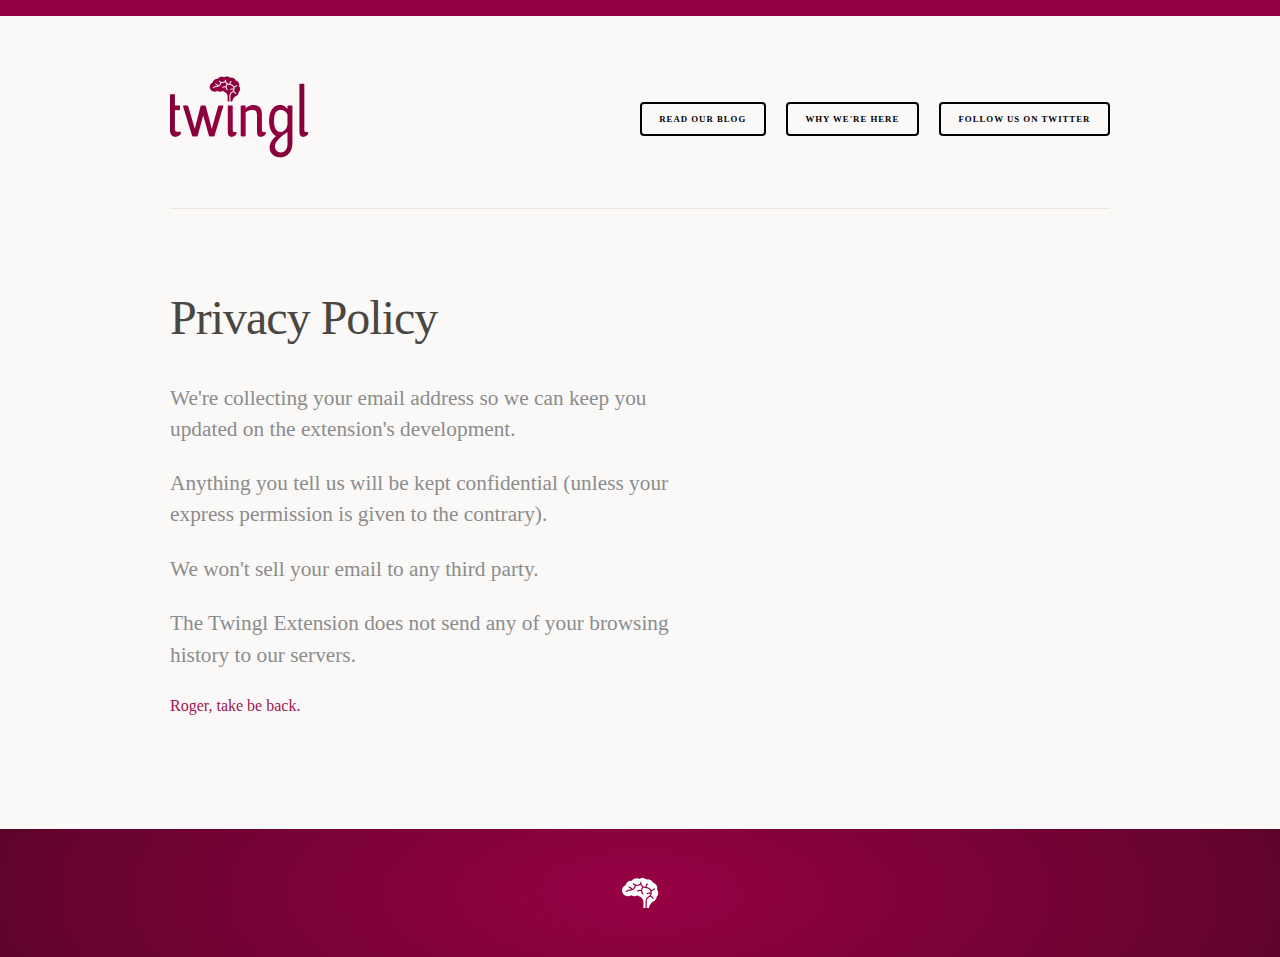
<file: extension/privacy-policy/index.html>
<!DOCTYPE html>
<html lang="en">
<head>
  <script src="//cdn.optimizely.com/js/701441307.js"></script>
  <meta charset="utf-8">
  <title>Twingl Extension Privacy Policy</title>	
  <link rel="stylesheet" href="../css/reset.css">
  <link rel="stylesheet" href="../css/style.css">
  <link rel="stylesheet" type="text/css" href="//cloud.typography.com/7002032/717782/css/fonts.css" />

  <link rel="icon" type="image/png" href="/favicon.png" />

  <!--[if IE]>
      <script src="http://html5shiv.googlecode.com/svn/trunk/html5.js"></script>
  <![endif]-->
  <!-- Google Analytics --> 
  <script type="text/javascript">
      window.analytics||(window.analytics=[]),window.analytics.methods=["identify","track","trackLink","trackForm","trackClick","trackSubmit","page","pageview","ab","alias","ready","group","on","once","off"],window.analytics.factory=function(t){return function(){var a=Array.prototype.slice.call(arguments);return a.unshift(t),window.analytics.push(a),window.analytics}};for(var i=0;window.analytics.methods.length>i;i++){var method=window.analytics.methods[i];window.analytics[method]=window.analytics.factory(method)}window.analytics.load=function(t){var a=document.createElement("script");a.type="text/javascript",a.async=!0,a.src=("https:"===document.location.protocol?"https://":"http://")+"d2dq2ahtl5zl1z.cloudfront.net/analytics.js/v1/"+t+"/analytics.min.js";var n=document.getElementsByTagName("script")[0];n.parentNode.insertBefore(a,n)},window.analytics.SNIPPET_VERSION="2.0.8",
      window.analytics.load("xpi4dw8dr9");
      window.analytics.page();

      analytics.track('Vistied Extension Privacy Policy', {
      });
  </script>

</head>

<body>
  <header>
    <nav class="wrapper  cf">
        <a class="logo" href="http://twin.gl/">twingl</a>
        <ul>
            <li><a href="http://blog.twin.gl/" id="blog-btn" class="btn btn-secondary">Read our Blog</a></li>
            <li><a href="http://blog.twin.gl/post/82079712247/the-browser-is-the-new-workstation-and-its-a-mess" id="manifesto-btn" class="btn btn-secondary">Why we're here</a></li>
            <li><a href="https://twitter.com/LetsTwingl" id="twitter-btn" class="btn btn-secondary">Follow us on Twitter</a></li>
        </ul>
    </nav>
  </header>
  
    <section class="wrapper">
        <div class="hero  cf">
            <h1>Privacy Policy</h1><!-- Title -->
            <p class="lead">We're collecting your email address so we can keep you updated on the extension's development.</p>
            <br/>
            <p class="lead">Anything you tell us will be kept confidential (unless your express permission is given to the contrary).</p>
            <br/>
            <p class="lead">We won't sell your email to any third party.</p>
            <br/>
            <p class="lead">The Twingl Extension does not send any of your browsing history to our servers.</p>
            <br/>
            <a href="/extension/">Roger, take be back.</a>
        </div>
    </section>

  <footer class="twingl-brain">
  </footer>

  <script type="text/javascript">
  	// Track Email Submission
  	var btn = document.getElementById('mc-embedded-subscribe'); analytics.trackLink(btn, 'Submitted Email Address for Extension', {});

    // Footer Link Tracking
    var link1 = document.getElementById('blog-btn'); analytics.trackLink(link1, 'Clicked on the Blog Button', {});
    var link2 = document.getElementById('manifesto-btn'); analytics.trackLink(link2, 'Clicked on the Manifesto Button', {});
    var link3 = document.getElementById('twitter-btn'); analytics.trackLink(link3, 'Clicked on the Twitter Button', {});
  </script>

</body>
</html>
</file>
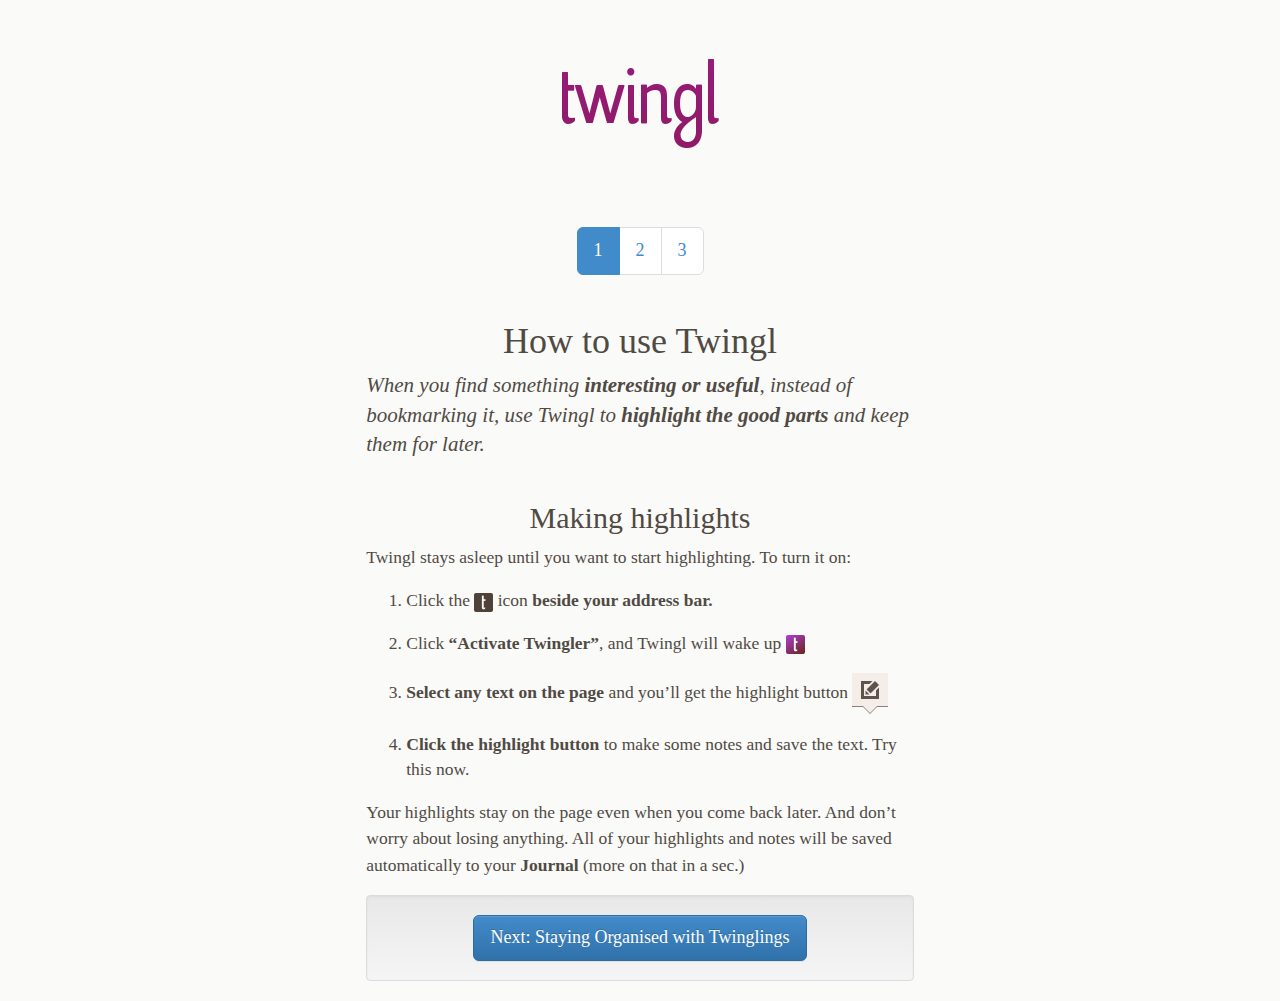
<file: onboarding/1/index.html>
<!DOCTYPE html>
<html>
<head>
  <title></title>
  <link rel="stylesheet" type="text/css" href="//cloud.typography.com/7002032/717782/css/fonts.css" />
  <link rel="stylesheet" type="text/css" href="../bootstrap.css">
  <link rel="stylesheet" type="text/css" href="../bootstrap-theme.css">
  <link rel="stylesheet" type="text/css" href="../style.css">
</head>
<body>
  <div class="container">
    <div class="center">
      <a href="http://twin.gl/" class="logo">twingl</a>
      <ul class="pagination  pagination-lg">
        <li class="active"><a href="../1/">1</a></li>
        <li><a href="../2/">2</a></li>
        <li><a href="../3/">3</a></li>
      </ul>
    </div>
    <h1>How to use Twingl</h1>
 <!--    <p class="lead">Are you always forgetting where you saw something interesting? Here is a <strong>2 minute guide</strong> that will show you how to use Twingl to remember more of what you read.</p>
   -->
  
<!--     <h2>Find something interesting</h2> -->
    <p class="lead">When you find something <strong>interesting or useful</strong>, instead of bookmarking it, use Twingl to <strong>highlight the good parts</strong> and keep them for later. </p>
  
    <h2>Making highlights</h2>
    <p>Twingl stays asleep until you want to start highlighting. To turn it on:</p>
    <ol>
      <li>Click the <img src="../img/blacklisted.png"> icon <strong>beside your address bar.</strong></li>
      <li>Click <strong>“Activate Twingler”</strong>, and Twingl will wake up <img src="../img/active.png"></li>
      <li><strong>Select any text on the page</strong> and you’ll get the highlight button <img src="../img/annotator.png"></li>
      <li><strong>Click the highlight button</strong> to make some notes and save the text. Try this now.</li>
    </ol>
    <p>Your highlights stay on the page even when you come back later. And don’t worry about losing anything. All of your highlights and notes will be saved automatically to your <strong>Journal</strong> (more on that in a sec.)</p>
    <div class="center well"><a href="../2/" class="btn  btn-primary  btn-lg">Next: Staying Organised with Twinglings</a></div>
    <!-- TODO: Interactive highlight notification. That's nice-to-have but not essential.--> 
  </div>
</body>
</html>
</file>
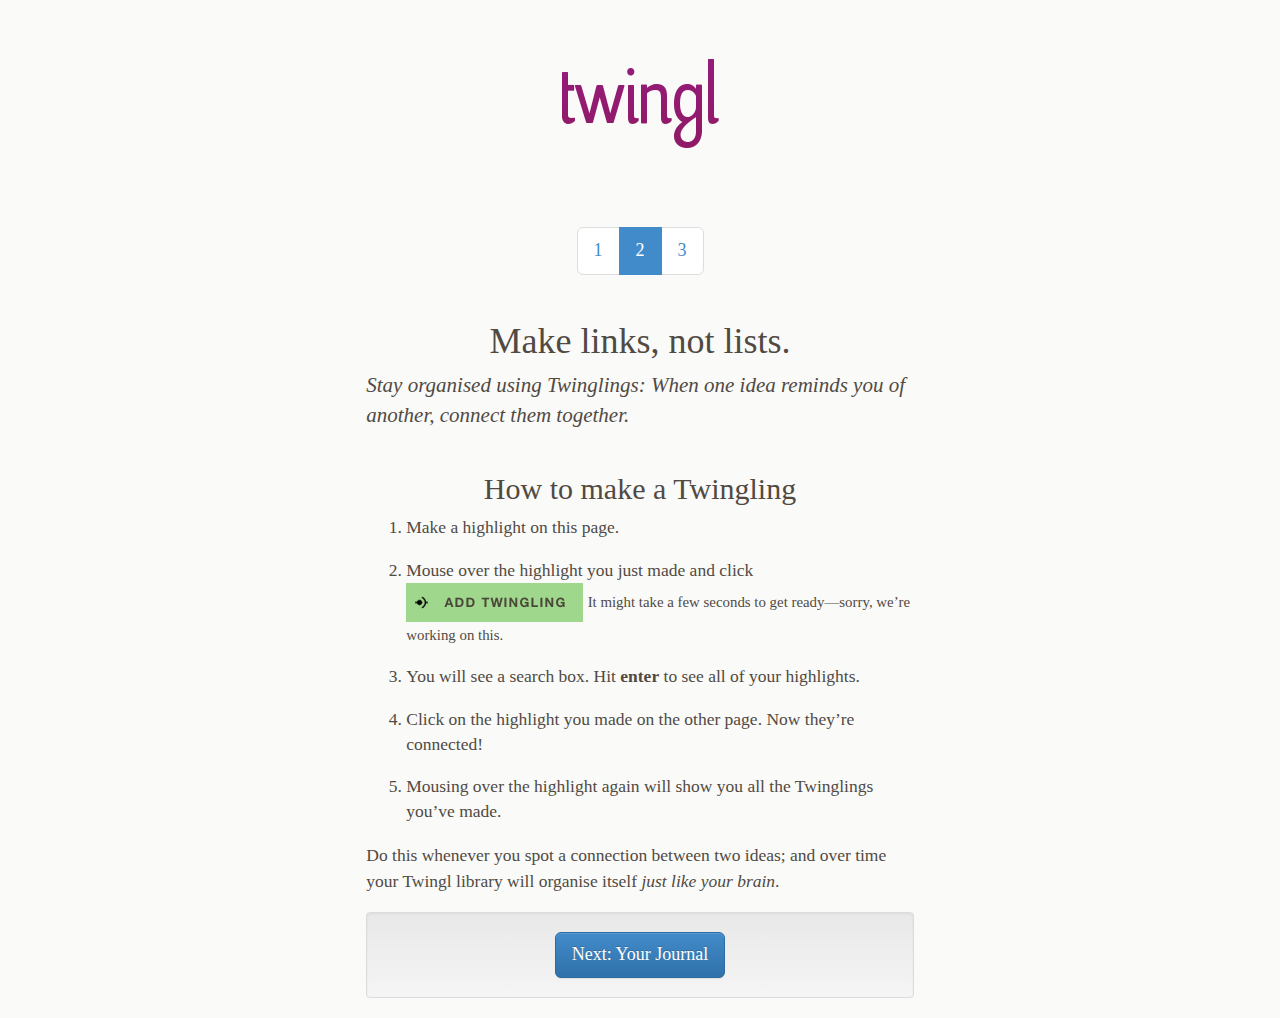
<file: onboarding/2/index.html>
<!DOCTYPE html>
<html>
<head>
  <title></title>
  <link rel="stylesheet" type="text/css" href="//cloud.typography.com/7002032/717782/css/fonts.css" />
  <link rel="stylesheet" type="text/css" href="../bootstrap.css">
  <link rel="stylesheet" type="text/css" href="../bootstrap-theme.css">
  <link rel="stylesheet" type="text/css" href="../style.css">
</head>
<body>
  <div class="container">
    <div class="center">
      <a href="http://twin.gl/" class="logo">twingl</a>
      <ul class="pagination  pagination-lg">
        <li><a href="../1/">1</a></li>
        <li class="active"><a href="../2/">2</a></li>
        <li><a href="../3/">3</a></li>
      </ul>
    </div>
    <h1>Make links, not lists.</h1>
    <p class="lead">Stay organised using Twinglings: When one idea reminds you of another, connect them together.</p>
  <!--   <p>Things remind us of other things. If we say “beach”, you might think “sand”, “ocean” or “swimming”, right? Twingl works like this as well. We think it’s too much effort having to <em>decide</em> where to put things. </p> -->
    <h2>How to make a Twingling</h2>
    <ol>
      <li>Make a highlight on this page.</li>
      <li>Mouse over the highlight you just made and click <img src="../img/twingling-button.png"> <small>It might take a few seconds to get ready—sorry, we’re working on this.</small></li>
      <li>You will see a search box. Hit <strong>enter</strong> to see all of your highlights.</li>
      <li>Click on the highlight you made on the other page. Now they’re connected!</li>
      <li>Mousing over the highlight again will show you all the Twinglings you’ve made.</li>
    </ol>
    <p>Do this whenever you spot a connection between two ideas; and over time your Twingl library will organise itself <em>just like your brain</em>.</p>  
    <div class="center well"><a href="../3/" class="btn  btn-primary  btn-lg">Next: Your Journal</a></div>
  </div>
</body>
</html>
</file>
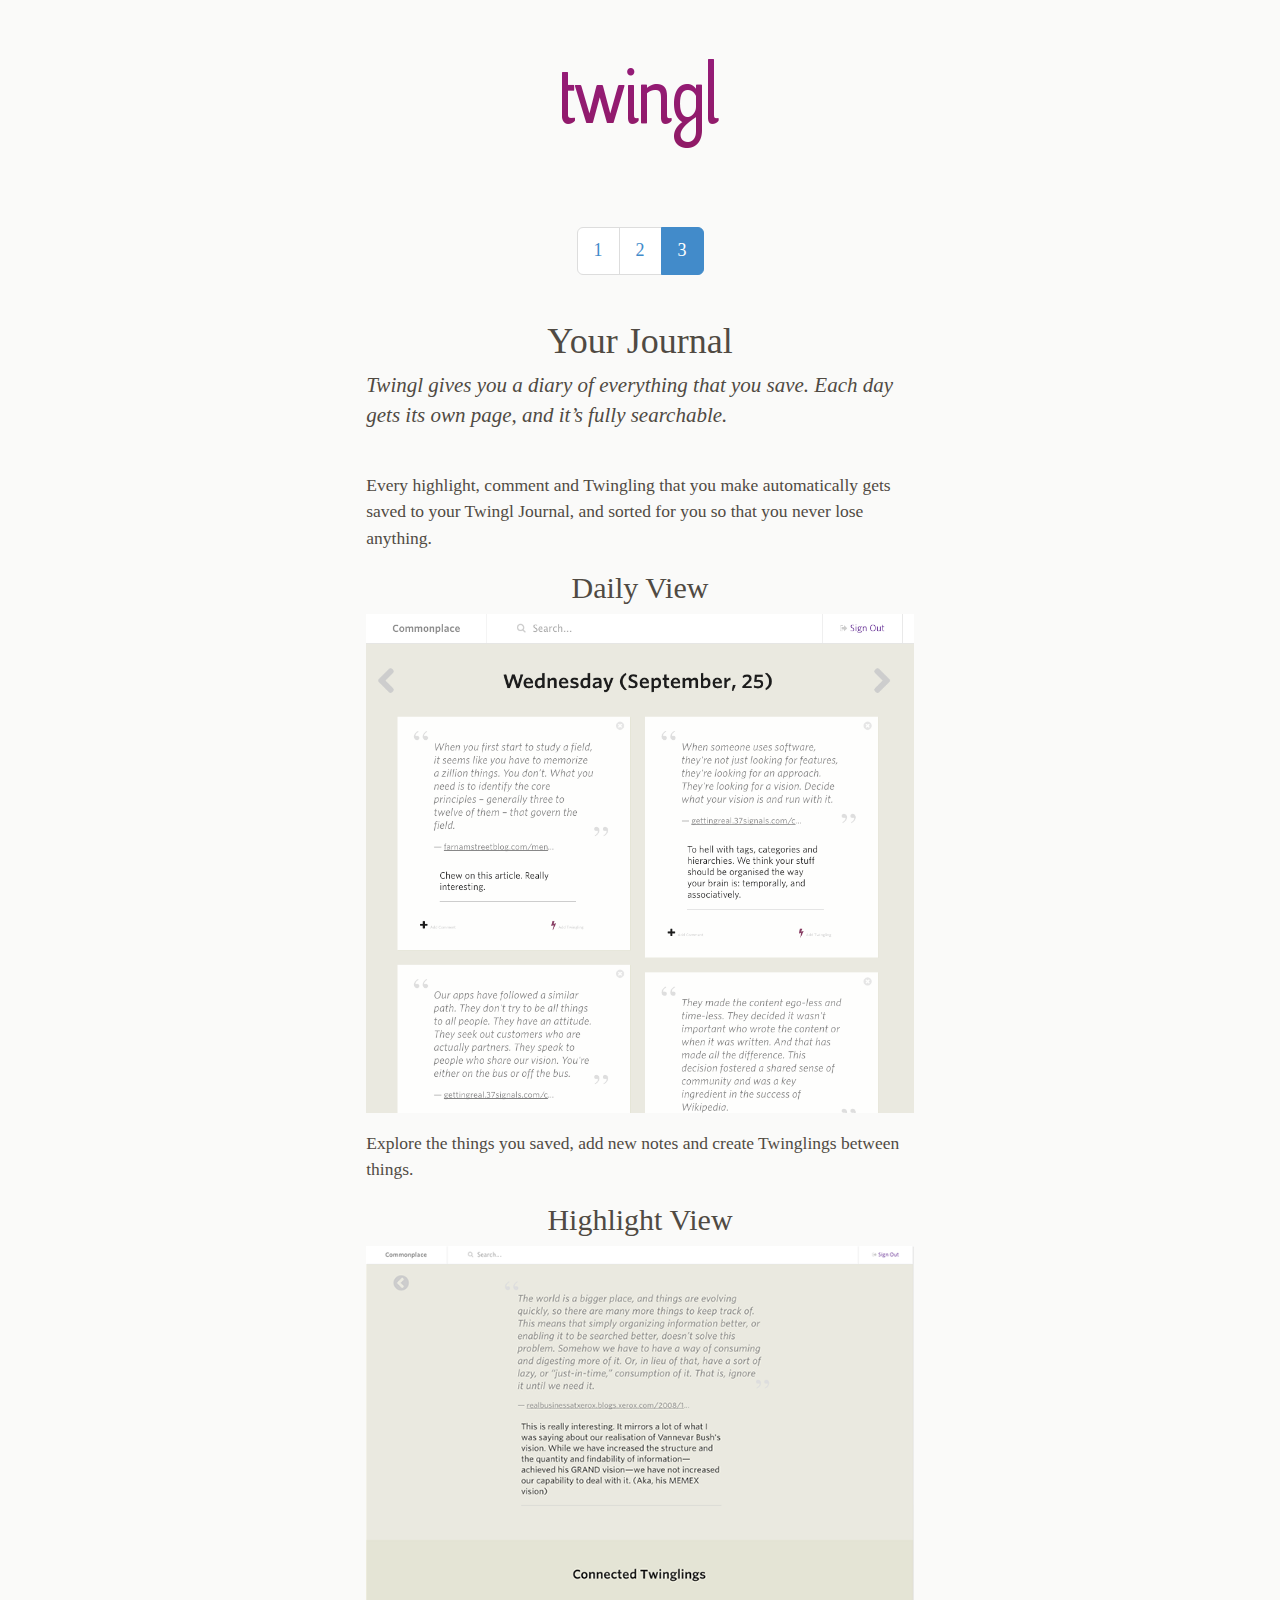
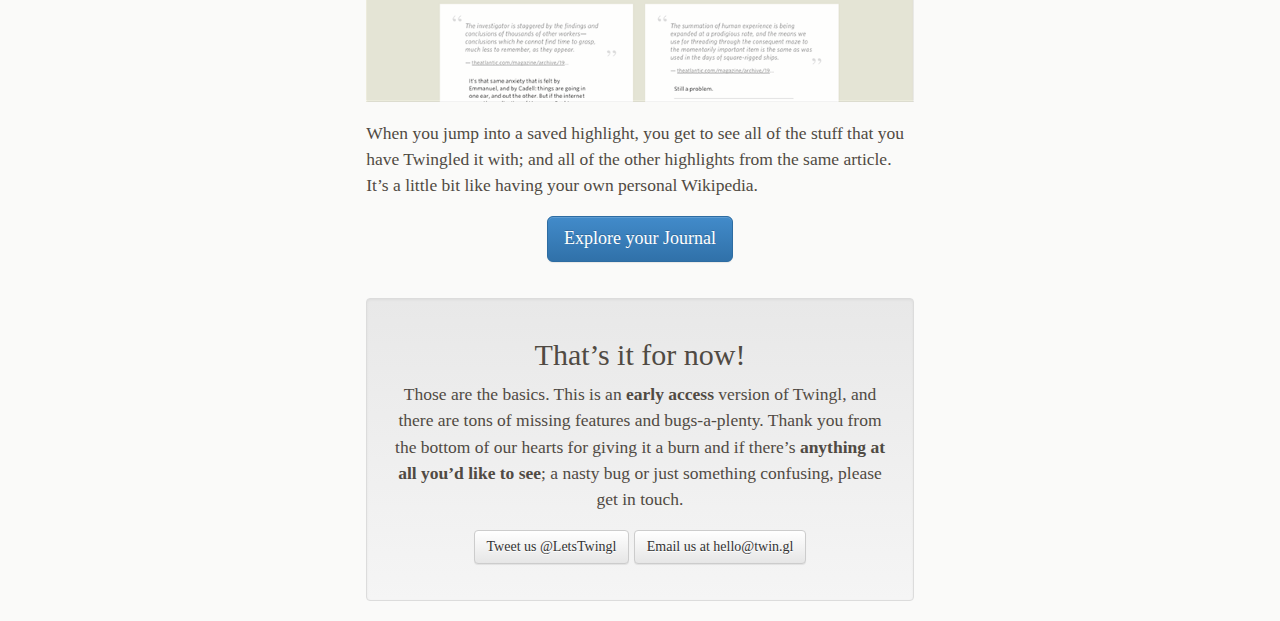
<file: onboarding/3/index.html>
<!DOCTYPE html>
<html>
<head>
  <title></title>
  <link rel="stylesheet" type="text/css" href="//cloud.typography.com/7002032/717782/css/fonts.css" />
  <link rel="stylesheet" type="text/css" href="../bootstrap.css">
  <link rel="stylesheet" type="text/css" href="../bootstrap-theme.css">
  <link rel="stylesheet" type="text/css" href="../style.css">
</head>
<body>
  <div class="container">
    <div class="center">
      <a href="http://twin.gl/" class="logo">twingl</a>
      <ul class="pagination  pagination-lg">
        <li><a href="../1/">1</a></li>
        <li><a href="../2/">2</a></li>
        <li class="active"><a href="../3/">3</a></li>
      </ul>
    </div>
    <h1>Your Journal</h1>
    <p class="lead">Twingl gives you a diary of everything that you save. Each day gets its own page, and it’s fully searchable.</p>
    <p>Every highlight, comment and Twingling that you make automatically gets saved to your Twingl Journal, and sorted for you so that you never lose anything.</p>
    <h2>Daily View</h2>
    <p><img class="constrain" src="../img/library.png"></p>
    <p>Explore the things you saved, add new notes and create Twinglings between things.</p>
    
    <h2>Highlight View</h2>
    <p><img class="constrain" src="../img/library-2.png"></p>
    <p>When you jump into a saved highlight, you get to see all of the stuff that you have Twingled it with; and all of the other highlights from the same article. It’s a little bit like having your own personal Wikipedia. </p>
    
    <div class="center"><a href="http://commonplace.twin.gl/" class="btn btn-lg btn-primary"  style="margin-bottom:2em">Explore your Journal</a></center>
    
    <div class="well">
      <h2>That’s it for now!</h2>
      <p>Those are the basics. This is an <strong>early access</strong> version of Twingl, and there are tons of missing features and bugs-a-plenty. Thank you from the bottom of our hearts for giving it a burn and if there’s <strong>anything at all you’d like to see</strong>; a nasty bug or just something confusing, please get in touch.</p>
      <p class="center"><a href="http://twitter.com/LetsTwingl" class="btn btn-default">Tweet us @LetsTwingl</a> <a href="mailto:hello@twin.gl"  class="btn btn-default">Email us at hello@twin.gl</a></p>
    
    </div>
  </div>
</body>
</html>
</file>
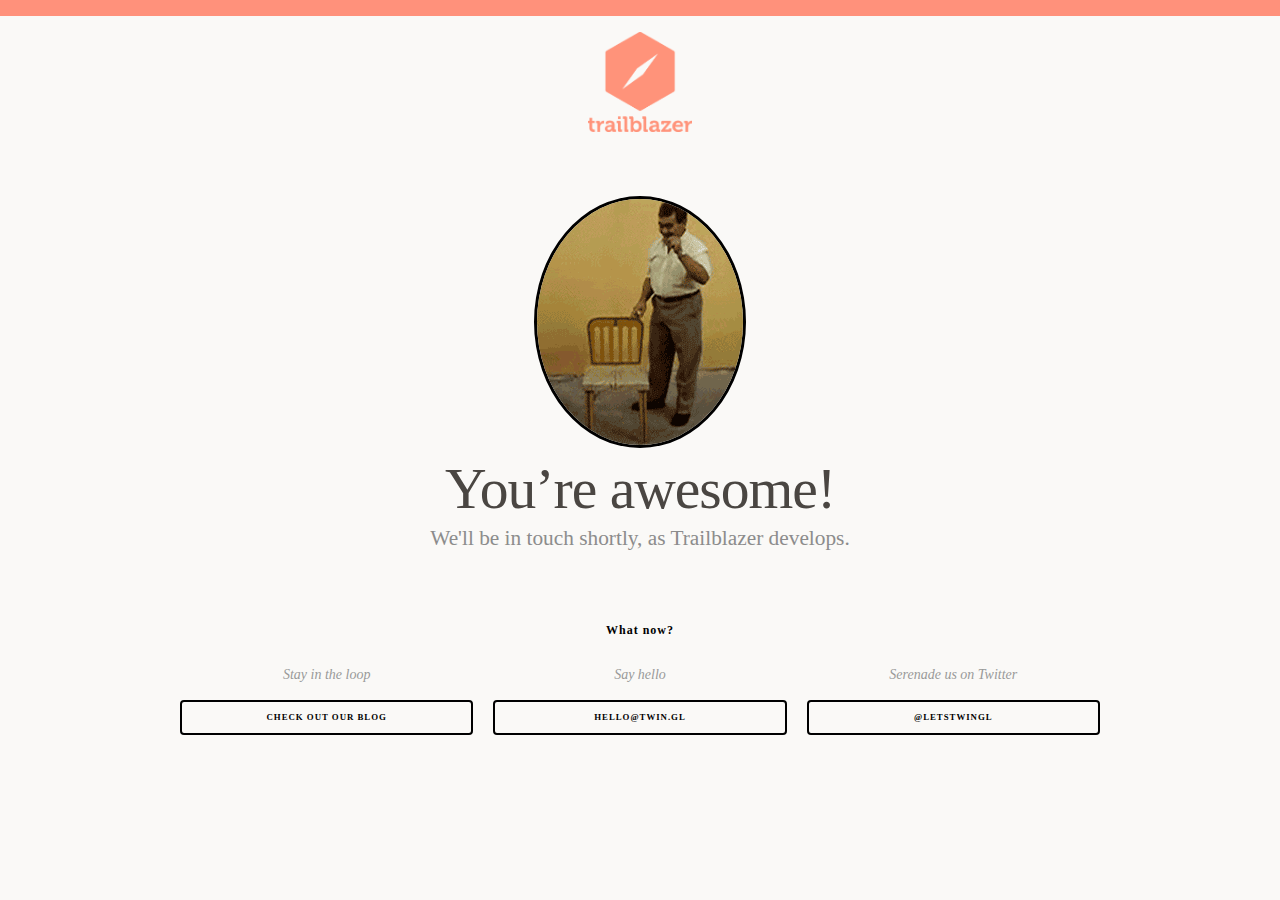
<file: trailblazer/highfive/index.html>
<!DOCTYPE html>
<html lang="en">
<head>
  <meta charset="utf-8">
  <title>Learning made visible.</title> 
  <link rel="stylesheet" href="../css/reset.css">
  <link rel="stylesheet" href="../css/style.css">
  <link rel="stylesheet" type="text/css" href="//cloud.typography.com/7002032/717782/css/fonts.css" />

  <link rel="icon" type="image/png" href="../favicon.png" />   


  <!--[if IE]>
      <script src="http://html5shiv.googlecode.com/svn/trunk/html5.js"></script>
  <![endif]-->
  <!-- Google Analytics --> 
  <script type="text/javascript">
  window.analytics||(window.analytics=[]),window.analytics.methods=["identify","track","trackLink","trackForm","trackClick","trackSubmit","page","pageview","ab","alias","ready","group","on","once","off"],window.analytics.factory=function(t){return function(){var a=Array.prototype.slice.call(arguments);return a.unshift(t),window.analytics.push(a),window.analytics}};for(var i=0;window.analytics.methods.length>i;i++){var method=window.analytics.methods[i];window.analytics[method]=window.analytics.factory(method)}window.analytics.load=function(t){var a=document.createElement("script");a.type="text/javascript",a.async=!0,a.src=("https:"===document.location.protocol?"https://":"http://")+"d2dq2ahtl5zl1z.cloudfront.net/analytics.js/v1/"+t+"/analytics.min.js";var n=document.getElementsByTagName("script")[0];n.parentNode.insertBefore(a,n)},window.analytics.SNIPPET_VERSION="2.0.8",
  window.analytics.load("xpi4dw8dr9");
  window.analytics.page();
  </script>

</head>

<body id="thanks">
  <header>
    <a class="logo" href="http://twin.gl/">twingl</a>
  </header>

  <section class="wrapper">

    <div class="center"><a class="awesome" href="http://gim.ie/nSV"><img src="../img/awesome.gif" class="awesome"></a>
      <h1>You&rsquo;re awesome!</h1><!-- Title -->
      <p class="lead">We'll be in touch shortly, as Trailblazer develops.</p>
    </div>

  </section>

  <section class="wrapper">
    <h2><span>What now?</span></h2>
    <ul class="trinity">
      <li>
        <span class="subtitle">Stay in the loop</span>
        <a id="blog-btn" class="btn  btn-secondary" href="http://blog.twin.gl/">Check out our blog</a>
      </li>
      <li>
        <span class="subtitle">Say hello</span>
        <a id="mail-btn" class="btn  btn-secondary" href="mailto:hello@twin.gl">hello@twin.gl</a>
      </li>
      <li>
        <span class="subtitle">Serenade us on Twitter</span>
        <a id="twitter-btn" class="btn  btn-secondary" href="https://twitter.com/TrailblazerApp">@LetsTwingl</a>
      </li>
    </ul>
  </section>

  <script type="text/javascript">

    // Footer Link Tracking
    var link1 = document.getElementById('blog-btn'); analytics.trackLink(link1, 'Clicked on the Blog Button', {});
    var link2 = document.getElementById('mail-btn'); analytics.trackLink(link2, 'Clicked on the Mail Button', {});
    var link3 = document.getElementById('twitter-btn'); analytics.trackLink(link3, 'Clicked on the Twitter Button', {});

  </script>
    
</body>
</html>
</file>
<file: css/style.css>
a.logo { 
    display: block;
    width: 139px;
    height: 82px;
    background: url(../img/twingl@2x.png) no-repeat;
    background-size: 139px 82px;
    overflow: hidden;
    text-indent: -200%;
}

.cf:before,
.cf:after {
    content: " "; /* 1 */
    display: table; /* 2 */
}

.cf:after {
    clear: both;
}

/* TODO: Refactor the heading/body sizes onto a typographic scale. */
body {
    background-color: #FAF9F7;
    font-family: 'Mercury SSm A', 'Mercury SSm B';
    font-style: normal;
    line-height: 146%;
}

strong { 
    font-weight: 700;
}
header {
   
    /* Layout */
   
    border-top: 16px solid #940142;

}

header nav {
    margin-top: 60px;
    padding-bottom: 50px;
    margin-bottom: 5em;
    border-bottom: 1px solid #EBE7DF;
}

header nav ul {
    float: right;
    margin-top: 1.6em;
}
header nav li {
    display: inline-block;
    margin-left: 1em;
    margin-bottom: 1em;
    text-align: center;
}

@media (min-width: 768px) {
    nav a.logo {
        float: left;
    }    
}

@media (max-width: 767px) {
    nav a.logo {
        text-align: center;
        margin-left: auto;
        margin-right: auto;
    } 
    header nav ul {
        float:none;
        margin-left: auto;
        margin-right: auto;
        text-align: center;
    }  

    header nav li {
        margin-left: 0
    }

    .hero h1 {
        font-size: 2.4em;
    }

    .hero p.lead {
        font-size: 1em;
        padding-left: 1em;
        padding-right: 1em;
    }
}

@media
a {
    color: #9E1452;
    text-decoration: underline;
}
a:hover {
    text-decoration: underline;
}



section {
    clear: both;
}

.wrapper {
    max-width: 940px;
    margin-left: auto;
    margin-right: auto;
}

small {
    font-size: 0.66666667em;
}

.graph-homepage {
    max-width: 300px; 
    margin-top: 3em;
    margin-bottom: 2em;
    margin-left: auto;
    margin-right: auto;
}

h1 {
    /*font-family: 'Whitney SSm A', 'Whitney SSm B'; */
    font-weight: 300; 
    font-style: normal;
    font-size: 3.6em;
    letter-spacing: -1px;
    line-height: 1.2em;
    -webkit-font-smoothing: antialiased;
    text-rendering: optimizeLegibility;
    color: #4A4642;
}

.hero {
    margin-bottom: 4em;
}

.hero h1 {
    /*margin-top: 1.25em;*/
    margin-bottom: 0.75em;
    
    text-align: center;
}

h2, h3, legend {
    font-family: 'Gotham SSm A', 'Gotham SSm B'; 
    font-weight: 700; 
    font-style: normal;
    letter-spacing: 1px;
    text-align: center;
    font-size: 0.75em;
}

h2 {
    margin-top: 5.333333333em;
    margin-bottom: 1.6em;
    position: relative;
}

h3 {
    position: relative;
    color: #888;
}

h3 span:before, h3 span:after {
    border-top: 1px solid #88;
    width: 25%;
}

p {
    font-family: 'Mercury SSm A', 'Mercury SSm B';
    font-style: normal;
    line-height: 146%;
    color: #575757;
}
.center {text-align: center;}
p.lead {
    font-family: 'Whitney SSm A', 'Whitney SSm B'; 
    font-weight: 500; 
    font-style: normal;
    color: #8C8C8C;
    font-size: 1.33333em;
    max-width: 26em;
    text-rendering: optimizeLegibility;
    clear: left;
    text-align: center;
    margin-left: auto;
    margin-right: auto;
    /*-webkit-font-smoothing: antialiased;*/
}

.subtitle {
    font-style: italic;
    text-align: center;
    font-size: 0.875em;
    margin-top: 0.1em;
    margin-bottom: 1em;
    color: #999;
    display: block;
    max-width: 50em;

    margin-left: auto;
    margin-right: auto;
}

.saas-module {
    padding-top: 12em;
    display: block;

}
.saas-module.collect {
    background: url(../img/icon-collect.png) 50% 3em no-repeat;
}
    .saas-module.collect:hover {
        background: url(../img/collect-hover.png) 50% 3em no-repeat;   
    }
.saas-module.connect {
    background: url(../img/icon-connect.png) 50% 3em no-repeat;
}
    .saas-module.connect:hover {
        background: url(../img/connect-hover.png) 50% 3em no-repeat;   
    }

.saas-module.consult {
    background: url(../img/icon-consult.png) 50% 3em no-repeat;
}

    .saas-module.consult:hover {
        background: url(../img/consult-hover.png) 50% 3em no-repeat;   
    }

@media (-webkit-min-device-pixel-ratio: 2), (min-resolution: 192dpi) { 
    .saas-module.connect {
        background: url(../img/icon-connect@2x.png) 50% 3em no-repeat;
        background-size: 85px 97px;
    }
        .saas-module.connect:hover {
            background: url(../img/connect-hover@2x.png) 50% 3em no-repeat;
            background-size: 85px 97px;
        }

    .saas-module.connect {
        background: url(../img/icon-connect@2x.png) 50% 3em no-repeat;
        background-size: 85px 97px;
    }
        .saas-module.connect:hover {
            background: url(../img/connect-hover@2x.png) 50% 3em no-repeat;
            background-size: 85px 97px;
        }

    .saas-module.consult {
        background: url(../img/icon-consult@2x.png) 50% 3em no-repeat;
        background-size: 81px 100px;
    }
        .saas-module.consult:hover {
            background: url(../img/consult-hover@2x.png) 50% 3em no-repeat;
            background-size: 81px 100px;
        }
}

.saas-module p {
    font-size: 0.875em;
}


.btn, button {
    text-align: center;
    text-decoration: none;
    line-height: 3em;
    color: #000;

    /* Layout */
    display: block;

}
    .btn.btn-secondary {
        /* Typography */
        font-family: 'Gotham SSm A', 'Gotham SSm B'; 
        font-weight: 500; 
        font-style: normal;
        letter-spacing: 0.111111111em;
        text-transform: uppercase;

        /*Layout*/

        border: 2px solid black;
        border-radius: 4px;
        font-size: 0.55em;
        line-height: 3.5em;
        padding-left: 2em;
        padding-right: 2em;
        font-weight: bold;
        transition: all 0.08s ease;
    } 
    .btn.btn-secondary.btn-not-secondary {
        background-color: #F6643F;
        border-color: #F6643F;
        color: #fff;
    }
    .btn.btn-disabled {
        border-color: #ccc!important;
        color: #ccc!important;
        background-color: transparent!important;
    }

    .btn.btn-secondary:hover {
        background-color: #9E1452;
        border-color: #9E1452;
        color: #FAF9F7;
        text-decoration: none;
    } 

    .btn.btn-cta {
        position: relative;

        font-size: 18px;
        line-height: 3.555555556em;

        -webkit-font-smoothing: antialiased;
        color: #fff;
        display: block;
        float: left;
        /*padding-left: 5em;
        padding-right: 5em;*/
        width: 380px;
        margin-left: 20px;

        border-radius: 2px;
     
 
        background: -moz-linear-gradient(-88deg,  #a1db77 0%, #5ebd51 100%); /* FF3.6+ */
        background: -webkit-gradient(linear, left top, right bottom, color-stop(0%,#a1db77), color-stop(100%,#5ebd51)); /* Chrome,Safari4+ */
        background: -webkit-linear-gradient(-88deg,  #a1db77 0%,#5ebd51 100%); /* Chrome10+,Safari5.1+ */
        background: -o-linear-gradient(-88deg,  #a1db77 0%,#5ebd51 100%); /* Opera 11.10+ */
        background: -ms-linear-gradient(-88deg,  #a1db77 0%,#5ebd51 100%); /* IE10+ */
        background: linear-gradient(177deg,  #a1db77 0%,#5ebd51 100%); /* W3C */
        
        -moz-box-shadow:    0px 1px 0px 0px rgba(0,0,0,0.50);
        -webkit-box-shadow: 0px 1px 0px 0px rgba(0,0,0,0.50);
        box-shadow:         0px 1px 0px 0px rgba(0,0,0,0.50);
    

    }

    .btn.btn-cta:hover {
       background: #a1e074; /* Old browsers */
       background: -moz-linear-gradient(-88deg,  #a1e074 0%, #59c64a 100%); /* FF3.6+ */
       background: -webkit-gradient(linear, left top, right bottom, color-stop(0%,#a1e074), color-stop(100%,#59c64a)); /* Chrome,Safari4+ */
       background: -webkit-linear-gradient(-88deg,  #a1e074 0%,#59c64a 100%); /* Chrome10+,Safari5.1+ */
       background: -o-linear-gradient(-88deg,  #a1e074 0%,#59c64a 100%); /* Opera 11.10+ */
       background: -ms-linear-gradient(-88deg,  #a1e074 0%,#59c64a 100%); /* IE10+ */
       background: linear-gradient(177deg,  #a1e074 0%,#59c64a 100%); /* W3C */

       -moz-box-shadow:    none;
       -webkit-box-shadow: none;
       box-shadow:         none;

       top: 1px;
    }

    

    .btn.btn-cta:active {
        outline: none;
       background: #a1e074; /* Old browsers */
       background: -moz-linear-gradient(-88deg,  #000 0%, #59c64a 100%); /* FF3.6+ */
       background: -webkit-gradient(linear, left top, right bottom, color-stop(0%,#a1e074), color-stop(100%,#59c64a)); /* Chrome,Safari4+ */
       background: -webkit-linear-gradient(-88deg,  #000 0%,#59c64a 100%); /* Chrome10+,Safari5.1+ */
       background: -o-linear-gradient(-88deg,  #a1e074 0%,#59c64a 100%); /* Opera 11.10+ */
       background: -ms-linear-gradient(-88deg,  #a1e074 0%,#59c64a 100%); /* IE10+ */
       background: linear-gradient(177deg,  #000 0%,#59c64a 100%); /* W3C */
    }


.trinity {
    list-style: none;
    display: block;
}

.trinity li {
    width: 33.333333333333333333333%;
    float: left;
    padding-left: 10px;
    padding-right: 10px;
    -webkit-box-sizing: border-box;
    -moz-box-sizing: border-box;
    box-sizing: border-box;
}

.trinity:after {
    content: "";
    display: table;
    clear: both;
}

.russell {
     height:32px;
     width:64px;
     border-radius: 64px 64px 0 0;
     -moz-border-radius: 64px 64px 0 0;
     -webkit-border-radius: 64px 64px 0 0;
     background-color: #FAF9F7;
     position: absolute;
     bottom: -2px;
     left: 50%;
     margin-left: -32px;
     border: 2px solid black;

}

/* Awful 4:30am code begins here */

.russell:before {
    content: "";
    display: block;
    width: 38px;
    height: 33px;
    background-image: url(../img/icon-brain@2x.png);
    background-size: 38px 33px;
    background-repeat: no-repeat;
    position: absolute;
    left: 50%;
    top: 30%;
    z-index: 4;
    margin-left: -19px;
}
.russell:after {
    width:64px;
    display: block;
    content: "";
    border-bottom: 2px solid #FAF9F7;
    position: absolute;
    bottom: -2px;
}


.chrome {
    display: none;
}

.isChrome .chrome {
    display: block;
}

.isChrome .notChrome {
    display: none;
}

input[type="email"], input[type="submit"] {
    box-sizing: border-box;
    -moz-box-sizing: border-box;
    -webkit-box-sizing: border-box;
}
input[type="email"] {
    

    border: 2px solid #E1DFDB;
    border-radius: 2px;
    display: block;
    float: left;
    
    text-align: center;
    font-family: 'Whitney SSm A', 'Whitney SSm B'; 
    font-weight: 300; 
    font-style: normal;
    font-size: 18px;
    
    height: 64px;
    padding-top: 16px;
    padding-bottom: 16px;

    width: 540px;
}

input[type="submit"] {
   height: 63px;
   line-height: 64px;
   border:none;
   cursor: pointer;
}

#mc_embed_signup {
    position: relative;
}

#mc_embed_signup div.mce_inline_error {
    margin: 0;
    
    background-color: #6B0505;
    font-weight: bold;
    z-index: 1;
    color: #FFF;
    position: absolute;
    width: 420px;
    text-align: center;
    bottom: -72px;
    height: 48px;
    font-size: 80%;
    left: 27%;
    margin-left: -210px;
    border-radius: 8px;
    line-height: 48px;

}

fieldset {
    border: 1px solid #000;
    padding-bottom: 2em;
    margin-top: 4em;
}

/*you're a bloody */ legend /*mate*/ {
    padding: 0 20px;
    text-align: center;
    margin-left: auto;
    margin-right: auto
}

label {
    font-size: 1em;
    max-width: 40em;
    display: block;
    margin-left: auto;
    margin-right: auto;
    margin-bottom: 1.5em;
    line-height: 150%;
}


textarea {
    width: 35em;
    height: 8em;
    padding: 1em;
    font-size: 16px;
    border: 2px solid #000;
    border-radius: 4px;
    background-color: rgba(255, 255, 255, 0.85);
}

form p {
    margin-top: 4.5em;
    margin-bottom: 2em;
    font-style: italic;
}

fieldset p:last-child {
    margin-bottom: 0;
}

fieldset p.first {
    margin-top: 1.75em;
}

.fine-print {
    color: #aaa;
    margin-top: 1em;
    display: block;
}

img.awesome {
    border-radius: 50%;
    margin-top: 4em;
    border: 3px solid black;
    margin-left: auto;
    margin-right: auto;
    text-align: center;
}

.high-five {
    text-align: left;
    max-width: 600px;
    margin: 0px auto 30px auto;
}

    .high-five a {
        
    }

/* REFACTOR THIS WHEN WE DO OUR BLOG */

#thanks .logo {
    margin-left: auto;
    margin-right: auto;
    margin-top: 1em;
}

.center .lead {
    float:none;
    margin-left: auto;
    margin-right: auto;
}
#thanks h3 {
    font-family: 'Mercury SSm A', 'Mercury SSm B';
    font-style: italic;
    letter-spacing: auto;
    font-size: 1em;
    text-decoration: none;
    text-align: left;
}


blockquote p {
    font-style: italic;
    quotes: '“' '”'
}

blockquote p:before {
    content: open-quote;
}
blockquote p:after {
    content: close-quote;
}
blockquote b {
    font-size: 0.8em;
    font-weight: bold;
}
blockquote b:before {
    content: "— ";
}

.page-break {
  width: 100%;
  background: #F3F2EF;
  padding: 0.9em 0;
  margin: 2.5em auto;
}
.page-break p {
  color: #BCBBBB;
  font-family: 'Gotham SSm A', 'Gotham SSm B';
  font-size: 0.75em;
  font-weight: 900;
  text-align: center;
}

.feature {
  padding: 3em 0 4em 0;
  overflow: auto;
}
.feature>div { max-width: 960px; margin: 0 auto; }
.feature.feature-alternate { background: #F3F2EF; }

/* Left, Right alignment declarations */
.feature .illustration                   { float: left;  margin-right: 2em; visibility: hidden; }
.feature.feature-alternate .illustration { float: right; margin-left : 2em; visibility: hidden; }

.feature .illustration img {}
.feature .illustration .caption {
  font-family: 'Gotham SSm A', 'Gotham SSm B';
  font-size: 0.55em;
  font-weight: 900;
  color: #B9B9B9;
  text-align: center;
}

.feature .text-description {
  height: 280px;
}
.feature .text-description h2 {
  font-family: 'Mercury SSm A', 'Mercury SSm B';
  font-size: 1.75em;
  font-weight: 500;
  line-height: 1.4em;
  text-align: left;
  padding: 1em 0 0 0;
  margin: 0;
}
.feature .text-description p {
  font-family: 'Whitney SSm A', 'Whitney SSm B';
  margin-top: 1em;
  color: #000;
}

.sign-up { margin-top: 3em; }

footer.twingl-brain {
  position: relative;
  margin-top: 3em;
  height: 128px;
  background-image: -webkit-radial-gradient(100% 400%, #970144, #2A0613);
  background-image:    -moz-radial-gradient(100% 400%, #970144, #2A0613);
  background-image:     -ms-radial-gradient(100% 400%, #970144, #2A0613);
  background-image:      -o-radial-gradient(100% 400%, #970144, #2A0613);
  background-image:         radial-gradient(100% 400%, #970144, #2A0613);
}

footer.twingl-brain:after {
  content: "";
  background-image: url(/img/brain-white@2x.png);
  background-repeat: no-repeat;
  background-size: 37px 30px;
  width          : 37px;
  height         : 30px;

  position: absolute;
  margin-left: -18px;
  margin-top : -15px;
  left: 50%;
  top : 50%;
}


.unity {
    box-sizing: border-box;
    -webkit-box-sizing: border-box;
    -moz-box-sizing: border-box;
    width: 100%;
    /*float: left;   */
    padding: 20px;
    text-align: center;
}
.unity img {
    margin-bottom: 1em;
}
.unity p {
    max-width: 33em;
    margin-left: auto;
    margin-right: auto;
}
.btn-cta {
    font-family: 'Whitney SSm A', 'Whitney SSm B';
    font-weight: bold;
}
.btn-cta:hover {
    text-decoration: none;
}

.unity .btn-cta {
    margin-left: 0;
    width: 100%;
    margin-bottom: 1em;
}

.hero .lead {
    margin-bottom: 4em;
}

.hero .btn.btn-secondary {
    margin-bottom: 2em;
    font-size: 0.8em;
    width: 300px;
    margin-left: auto;
    margin-right: auto;
}
</file>
<file: extension/css/style.css>
a.logo { 
    display: block;
    width: 139px;
    height: 82px;
    background: url(/img/twingl@2x.png) no-repeat;
    background-size: 139px 82px;
    overflow: hidden;
    text-indent: -200%;
}

.cf:before,
.cf:after {
    content: " "; /* 1 */
    display: table; /* 2 */
}

.cf:after {
    clear: both;
}

/* TODO: Refactor the heading/body sizes onto a typographic scale. */
body {
    background-color: #FAF9F7;
    font-family: 'Mercury SSm A', 'Mercury SSm B';
    font-style: normal;
    line-height: 146%;
}

strong { 
    font-weight: 700;
}
header {
   
    /* Layout */
   
    border-top: 16px solid #940142;

}

header nav {
    margin-top: 60px;
    padding-bottom: 50px;
    margin-bottom: 5em;
    border-bottom: 1px solid #EBE7DF;
}

header nav ul {
    float: right;
    margin-top: 1.6em;
}
header nav li {
    display: inline-block;
    margin-left: 1em;
}

nav a.logo {
    float: left;
}

a {
    color: #9E1452;
    text-decoration: none;
}
a:hover {
    text-decoration: underline;
}



section {
    clear: both;
}

.wrapper {
    max-width: 940px;
    margin-left: auto;
    margin-right: auto;
}

small {
    font-size: 0.66666667em;
}

.screenshot-homepage {
    max-width: 375px; 
    margin-top: .8em;
    margin-bottom: 2em;
    float: right;
}

h1 {
    /*font-family: 'Whitney SSm A', 'Whitney SSm B'; */
    font-weight: 300; 
    font-style: normal;
    font-size: 3em;
    letter-spacing: -1px;
    line-height: 1.2em;
    -webkit-font-smoothing: antialiased;
    text-rendering: optimizeLegibility;
    color: #4A4642;
}

.hero {
    margin-bottom: 4em;
}

.hero h1 {
    /*margin-top: 1.25em;*/
    margin-bottom: 0.75em;
    max-width: 500px;
    float: left;
}

h2, h3, legend {
    font-family: 'Gotham SSm A', 'Gotham SSm B'; 
    font-weight: 700; 
    font-style: normal;
    letter-spacing: 1px;
    text-align: center;
    font-size: 0.75em;
}

h2 {
    margin-top: 5.333333333em;
    margin-bottom: 1.6em;
    position: relative;
}

h3 {
    position: relative;
    color: #888;
}

h3 span:before, h3 span:after {
    border-top: 1px solid #88;
    width: 25%;
}

p {
    font-family: 'Mercury SSm A', 'Mercury SSm B';
    font-style: normal;
    line-height: 146%;
    color: #575757;
}
.center {text-align: center;}
p.lead {
    font-family: 'Whitney SSm A', 'Whitney SSm B'; 
    font-weight: 500; 
    font-style: normal;
    color: #8C8C8C;
    font-size: 1.33333em;
    max-width: 25em;
    text-rendering: optimizeLegibility;
    clear: left;
    /*-webkit-font-smoothing: antialiased;*/
}

.subtitle {
    font-style: italic;
    text-align: center;
    font-size: 0.875em;
    margin-top: 0.1em;
    margin-bottom: 1em;
    color: #999;
    display: block;
    max-width: 50em;

    margin-left: auto;
    margin-right: auto;
}

.saas-module {
    padding-top: 12em;
    display: block;

}
.saas-module.collect {
    background: url(../img/icon-collect.png) 50% 3em no-repeat;
}
    .saas-module.collect:hover {
        background: url(../img/collect-hover.png) 50% 3em no-repeat;   
    }
.saas-module.connect {
    background: url(../img/icon-connect.png) 50% 3em no-repeat;
}
    .saas-module.connect:hover {
        background: url(../img/connect-hover.png) 50% 3em no-repeat;   
    }

.saas-module.consult {
    background: url(../img/icon-consult.png) 50% 3em no-repeat;
}

    .saas-module.consult:hover {
        background: url(../img/consult-hover.png) 50% 3em no-repeat;   
    }

@media (-webkit-min-device-pixel-ratio: 2), (min-resolution: 192dpi) { 
    .saas-module.connect {
        background: url(../img/icon-connect@2x.png) 50% 3em no-repeat;
        background-size: 85px 97px;
    }
        .saas-module.connect:hover {
            background: url(../img/connect-hover@2x.png) 50% 3em no-repeat;
            background-size: 85px 97px;
        }

    .saas-module.connect {
        background: url(../img/icon-connect@2x.png) 50% 3em no-repeat;
        background-size: 85px 97px;
    }
        .saas-module.connect:hover {
            background: url(../img/connect-hover@2x.png) 50% 3em no-repeat;
            background-size: 85px 97px;
        }

    .saas-module.consult {
        background: url(../img/icon-consult@2x.png) 50% 3em no-repeat;
        background-size: 81px 100px;
    }
        .saas-module.consult:hover {
            background: url(../img/consult-hover@2x.png) 50% 3em no-repeat;
            background-size: 81px 100px;
        }
}

.saas-module p {
    font-size: 0.875em;
}


.btn, button {
    text-align: center;
    text-decoration: none;
    line-height: 3em;
    color: #000;

    /* Layout */
    display: block;

}
    .btn.btn-secondary {
        /* Typography */
        font-family: 'Gotham SSm A', 'Gotham SSm B'; 
        font-weight: 500; 
        font-style: normal;
        letter-spacing: 0.111111111em;
        text-transform: uppercase;

        /*Layout*/

        border: 2px solid black;
        border-radius: 4px;
        font-size: 0.55em;
        line-height: 3.5em;
        padding-left: 2em;
        padding-right: 2em;
        font-weight: bold;
        transition: all 0.08s ease;
    } 

    .btn.btn-disabled {
        border-color: #ccc!important;
        color: #ccc!important;
        background-color: transparent!important;
    }

    .btn.btn-secondary:hover {
        background-color: #9E1452;
        border-color: #9E1452;
        color: #FAF9F7;
        text-decoration: none;
    } 

    .btn.btn-cta {
        position: relative;

        font-size: 18px;
        line-height: 3.555555556em;

        -webkit-font-smoothing: antialiased;
        color: #fff;
        display: block;
        float: left;
        /*padding-left: 5em;
        padding-right: 5em;*/
        width: 380px;
        margin-left: 20px;

        border-radius: 2px;
     
 
        background: -moz-linear-gradient(-88deg,  #a1db77 0%, #5ebd51 100%); /* FF3.6+ */
        background: -webkit-gradient(linear, left top, right bottom, color-stop(0%,#a1db77), color-stop(100%,#5ebd51)); /* Chrome,Safari4+ */
        background: -webkit-linear-gradient(-88deg,  #a1db77 0%,#5ebd51 100%); /* Chrome10+,Safari5.1+ */
        background: -o-linear-gradient(-88deg,  #a1db77 0%,#5ebd51 100%); /* Opera 11.10+ */
        background: -ms-linear-gradient(-88deg,  #a1db77 0%,#5ebd51 100%); /* IE10+ */
        background: linear-gradient(177deg,  #a1db77 0%,#5ebd51 100%); /* W3C */
        
        -moz-box-shadow:    0px 1px 0px 0px rgba(0,0,0,0.50);
        -webkit-box-shadow: 0px 1px 0px 0px rgba(0,0,0,0.50);
        box-shadow:         0px 1px 0px 0px rgba(0,0,0,0.50);
    

    }

    .btn.btn-cta:hover {
       background: #a1e074; /* Old browsers */
       background: -moz-linear-gradient(-88deg,  #a1e074 0%, #59c64a 100%); /* FF3.6+ */
       background: -webkit-gradient(linear, left top, right bottom, color-stop(0%,#a1e074), color-stop(100%,#59c64a)); /* Chrome,Safari4+ */
       background: -webkit-linear-gradient(-88deg,  #a1e074 0%,#59c64a 100%); /* Chrome10+,Safari5.1+ */
       background: -o-linear-gradient(-88deg,  #a1e074 0%,#59c64a 100%); /* Opera 11.10+ */
       background: -ms-linear-gradient(-88deg,  #a1e074 0%,#59c64a 100%); /* IE10+ */
       background: linear-gradient(177deg,  #a1e074 0%,#59c64a 100%); /* W3C */

       -moz-box-shadow:    none;
       -webkit-box-shadow: none;
       box-shadow:         none;

       top: 1px;
    }

    .btn.btn-cta:hover::before {
        content:"";
    }

    .btn.btn-cta:active {
        outline: none;
       background: #a1e074; /* Old browsers */
       background: -moz-linear-gradient(-88deg,  #000 0%, #59c64a 100%); /* FF3.6+ */
       background: -webkit-gradient(linear, left top, right bottom, color-stop(0%,#a1e074), color-stop(100%,#59c64a)); /* Chrome,Safari4+ */
       background: -webkit-linear-gradient(-88deg,  #000 0%,#59c64a 100%); /* Chrome10+,Safari5.1+ */
       background: -o-linear-gradient(-88deg,  #a1e074 0%,#59c64a 100%); /* Opera 11.10+ */
       background: -ms-linear-gradient(-88deg,  #a1e074 0%,#59c64a 100%); /* IE10+ */
       background: linear-gradient(177deg,  #000 0%,#59c64a 100%); /* W3C */
    }


.trinity {
    list-style: none;
    display: block;
    margin-bottom: 2em;
}

.trinity li {
    width: 33.333333333333333333333%;
    float: left;
    padding-left: 10px;
    padding-right: 10px;
    -webkit-box-sizing: border-box;
    -moz-box-sizing: border-box;
    box-sizing: border-box;
}

.trinity:after {
    content: "";
    display: table;
    clear: both;
}

.russell {
     height:32px;
     width:64px;
     border-radius: 64px 64px 0 0;
     -moz-border-radius: 64px 64px 0 0;
     -webkit-border-radius: 64px 64px 0 0;
     background-color: #FAF9F7;
     position: absolute;
     bottom: -2px;
     left: 50%;
     margin-left: -32px;
     border: 2px solid black;

}

/* Awful 4:30am code begins here */

.russell:before {
    content: "";
    display: block;
    width: 38px;
    height: 33px;
    background-image: url(../img/icon-brain@2x.png);
    background-size: 38px 33px;
    background-repeat: no-repeat;
    position: absolute;
    left: 50%;
    top: 30%;
    z-index: 4;
    margin-left: -19px;
}
.russell:after {
    width:64px;
    display: block;
    content: "";
    border-bottom: 2px solid #FAF9F7;
    position: absolute;
    bottom: -2px;
}


.chrome {
    display: none;
}

.isChrome .chrome {
    display: block;
}

.isChrome .notChrome {
    display: none;
}

input[type="email"], input[type="submit"] {
    box-sizing: border-box;
    -moz-box-sizing: border-box;
    -webkit-box-sizing: border-box;
}
input[type="email"] {
    

    border: 2px solid #E1DFDB;
    border-radius: 2px;
    display: block;
    float: left;
    
    text-align: center;
    font-family: 'Whitney SSm A', 'Whitney SSm B'; 
    font-weight: 300; 
    font-style: normal;
    font-size: 18px;
    
    height: 64px;
    padding-top: 16px;
    padding-bottom: 16px;

    width: 540px;
}

input[type="submit"] {
   height: 63px;
   line-height: 64px;
   border:none;
   cursor: pointer;
}

#mc_embed_signup {
    position: relative;
}

#mc_embed_signup div.mce_inline_error {
    margin: 0;
    
    background-color: #6B0505;
    font-weight: bold;
    z-index: 1;
    color: #FFF;
    position: absolute;
    width: 420px;
    text-align: center;
    bottom: -72px;
    height: 48px;
    font-size: 80%;
    left: 27%;
    margin-left: -210px;
    border-radius: 8px;
    line-height: 48px;

}

#ss-form {
    width: 800px;
    margin-left: auto;
    margin-right: auto;
    margin-bottom: 4em;
}

fieldset {
    border: 1px solid #000;
    padding-bottom: 2em;
    margin-top: 4em;
}

/*you're a bloody */ legend /*mate*/ {
    padding: 0 20px;
    text-align: center;
    margin-left: auto;
    margin-right: auto
}

label {
    font-size: 1em;
    display: block;
    margin-bottom: 1em;
    line-height: 150%;
}


textarea {
    width: 35em;
    height: 2em;
    padding: 1em;
    font-size: 16px;
    border: 2px solid #000;
    border-radius: 4px;
    background-color: rgba(255, 255, 255, 0.85);
}

form p {
    max-width: 35em;
    margin-top: 2.5em;
    margin-bottom: 2em;
    margin-left: auto;
    margin-right: auto;
    font-style: italic;
}

fieldset p:last-child {
    margin-bottom: 0;
}

fieldset p.first {
    margin-top: 1.75em;
}

#ss-form #submit-btn {
    margin-left: 0px;
}

.fine-print {
    color: #aaa;
    margin-top: 1em;
    display: block;
}

img.awesome {
    border-radius: 50%;
    margin-top: 1em;
    border: 3px solid black;
    margin-left: auto;
    margin-right: auto;
    text-align: center;
}

.high-five {
    text-align: left;
    max-width: 600px;
    margin: 50px auto 100px auto;
}

    .high-five p {
        margin-top: 20px;
    }

#install-button {
    margin: 50px auto;
    float: none;
}

/* REFACTOR THIS WHEN WE DO OUR BLOG */

#thanks .logo {
    margin-left: auto;
    margin-right: auto;
    margin-top: 1em;
}

.center .lead {
    float:none;
    margin-left: auto;
    margin-right: auto;
}
#thanks h3 {
    font-family: 'Mercury SSm A', 'Mercury SSm B';
    font-style: italic;
    letter-spacing: auto;
    font-size: 1em;
    text-decoration: none;
    text-align: left;
}


blockquote p {
    font-style: italic;
    quotes: '“' '”'
}

blockquote p:before {
    content: open-quote;
}
blockquote p:after {
    content: close-quote;
}
blockquote b {
    font-size: 0.8em;
    font-weight: bold;
}
blockquote b:before {
    content: "— ";
}

.page-break {
  width: 100%;
  background: #F3F2EF;
  padding: 0.9em 0;
  margin: 2.5em auto;
}
.page-break p {
  color: #BCBBBB;
  font-family: 'Gotham SSm A', 'Gotham SSm B';
  font-size: 0.75em;
  font-weight: 900;
  text-align: center;
}

.feature {
  padding: 3em 0 4em 0;
  overflow: auto;
}
.feature>div { max-width: 960px; margin: 0 auto; }
.feature.feature-alternate { background: #F3F2EF; }

/* Left, Right alignment declarations */
.feature .illustration                   { float: left;  margin-right: 2em; visibility: hidden; }
.feature.feature-alternate .illustration { float: right; margin-left : 2em; visibility: hidden; }

.feature .illustration img {}
.feature .illustration .caption {
  font-family: 'Gotham SSm A', 'Gotham SSm B';
  font-size: 0.55em;
  font-weight: 900;
  color: #B9B9B9;
  text-align: center;
}

.feature .text-description {
  height: 280px;
}
.feature .text-description h2 {
  font-family: 'Mercury SSm A', 'Mercury SSm B';
  font-size: 1.75em;
  font-weight: 500;
  line-height: 1.4em;
  text-align: left;
  padding: 1em 0 0 0;
  margin: 0;
}
.feature .text-description p {
  font-family: 'Whitney SSm A', 'Whitney SSm B';
  margin-top: 1em;
  color: #000;
}

.sign-up { margin-top: 3em; }

footer.twingl-brain {
  position: relative;
  margin-top: 7em;
  height: 128px;
  background-image: -webkit-radial-gradient(100% 400%, #970144, #2A0613);
  background-image:    -moz-radial-gradient(100% 400%, #970144, #2A0613);
  background-image:     -ms-radial-gradient(100% 400%, #970144, #2A0613);
  background-image:      -o-radial-gradient(100% 400%, #970144, #2A0613);
  background-image:         radial-gradient(100% 400%, #970144, #2A0613);
}

footer.twingl-brain:after {
  content: "";
  background-image: url(/img/brain-white@2x.png);
  background-repeat: no-repeat;
  background-size: 37px 30px;
  width          : 37px;
  height         : 30px;

  position: absolute;
  margin-left: -18px;
  margin-top : -15px;
  left: 50%;
  top : 50%;
}
</file>
<file: onboarding/style.css>
body {
  background-color: #fafaf9;
  color: #504A43;
  font-family: 'Whitney SSm A', 'Whitney SSm B'; 
  font-size:1.75em;
}

h1, h2, h3 {
  font-family: 'Whitney SSm A', 'Whitney SSm B'; 
  font-weight: 300; 
  font-style: normal;
  text-rendering: optimizeLegibility;
  text-align: center;
}

.container {
  max-width: 33em;
}

p {
  margin-bottom: 1em;
}

.show-on-highlight {
  visibility: hidden;
}


.pagination {
  margin-left: auto;
  margin-right: auto;
}


.center {
  text-align: center;
}

.lead {
  font-style: italic;
  margin-bottom: 2em;
}


.constrain {
  max-width: 100%
}

.logo {
  display: block;
  width: 202px;
  height: 102px;
  overflow: hidden;
  margin-left: auto;
  margin-right: auto;
  margin-top: 3em;
  margin-bottom: 3em;
  background-image: url('img/logo.png');
  text-indent: -400px;
}

li {
  margin-bottom: 1em
}

p {
  line-height: 150%
}
</file>
<file: trailblazer/css/style.css>
a.logo { 
    display: block;
    width: 104px;
    height: 100px;
    background: url(../img/trailblazer-logo.png) no-repeat;
    background-size: 104px 100px;
    overflow: hidden;
    text-indent: -200%;
}

.cf:before,
.cf:after {
    content: " "; /* 1 */
    display: table; /* 2 */
}

.cf:after {
    clear: both;
}

/* TODO: Refactor the heading/body sizes onto a typographic scale. */
body {
    background-color: #FAF9F7;
    font-family: 'Mercury SSm A', 'Mercury SSm B';
    font-style: normal;
    line-height: 146%;
}

strong { 
    font-weight: 700;
}
header {
   
    /* Layout */
   
    border-top: 16px solid #FF917B;

}

header nav {
    margin-top: 60px;
    padding-bottom: 50px;
    margin-bottom: 5em;
    border-bottom: 1px solid #EBE7DF;
}

header nav ul {
    float: right;
    margin-top: 1.6em;
}
header nav li {
    display: inline-block;
    margin-left: 1em;
}

nav a.logo {
    float: left;
}

a {
    color: #9E1452;
    text-decoration: none;
}
a:hover {
    text-decoration: underline;
}



section {
    clear: both;
}

.wrapper {
    max-width: 940px;
    margin-left: auto;
    margin-right: auto;
}

small {
    font-size: 0.66666667em;
}

.screenshot-homepage {
    max-width: 375px; 
    margin-top: 1.5em;
    margin-bottom: 2em;
    float: right;
    box-shadow: 2px 2px 2px rgba(0, 0, 0, 0.3);
}

h1 {
    /*font-family: 'Whitney SSm A', 'Whitney SSm B'; */
    font-weight: 300; 
    font-style: normal;
    font-size: 3.6em;
    letter-spacing: -1px;
    line-height: 1.2em;
    -webkit-font-smoothing: antialiased;
    text-rendering: optimizeLegibility;
    color: #4A4642;
}

.hero {
    margin-bottom: 4em;
}

.hero h1 {
    /*margin-top: 1.25em;*/
    margin-bottom: 0.75em;
    max-width: 500px;
    float: left;
}

h2, h3, legend {
    font-family: 'Gotham SSm A', 'Gotham SSm B'; 
    font-weight: 700; 
    font-style: normal;
    letter-spacing: 1px;
    text-align: center;
    font-size: 0.75em;
}

h2 {
    margin-top: 5.333333333em;
    margin-bottom: 1.6em;
    position: relative;
}

h3 {
    position: relative;
    color: #888;
}

h3 span:before, h3 span:after {
    border-top: 1px solid #88;
    width: 25%;
}

p {
    font-family: 'Mercury SSm A', 'Mercury SSm B';
    font-style: normal;
    line-height: 146%;
    color: #575757;
}
.center {text-align: center;}
p.lead {
    font-family: 'Whitney SSm A', 'Whitney SSm B'; 
    font-weight: 500; 
    font-style: normal;
    color: #8C8C8C;
    font-size: 1.33333em;
    max-width: 22em;
    text-rendering: optimizeLegibility;
    clear: left;
    /*-webkit-font-smoothing: antialiased;*/
}

.subtitle {
    font-style: italic;
    text-align: center;
    font-size: 0.875em;
    margin-top: 0.1em;
    margin-bottom: 1em;
    color: #999;
    display: block;
    max-width: 50em;

    margin-left: auto;
    margin-right: auto;
}

.saas-module {
    padding-top: 12em;
    display: block;

}
.saas-module.collect {
    background: url(../img/icon-collect.png) 50% 3em no-repeat;
}
    .saas-module.collect:hover {
        background: url(../img/collect-hover.png) 50% 3em no-repeat;   
    }
.saas-module.connect {
    background: url(../img/icon-connect.png) 50% 3em no-repeat;
}
    .saas-module.connect:hover {
        background: url(../img/connect-hover.png) 50% 3em no-repeat;   
    }

.saas-module.consult {
    background: url(../img/icon-consult.png) 50% 3em no-repeat;
}

    .saas-module.consult:hover {
        background: url(../img/consult-hover.png) 50% 3em no-repeat;   
    }

@media (-webkit-min-device-pixel-ratio: 2), (min-resolution: 192dpi) { 
    .saas-module.connect {
        background: url(../img/icon-connect@2x.png) 50% 3em no-repeat;
        background-size: 85px 97px;
    }
        .saas-module.connect:hover {
            background: url(../img/connect-hover@2x.png) 50% 3em no-repeat;
            background-size: 85px 97px;
        }

    .saas-module.connect {
        background: url(../img/icon-connect@2x.png) 50% 3em no-repeat;
        background-size: 85px 97px;
    }
        .saas-module.connect:hover {
            background: url(../img/connect-hover@2x.png) 50% 3em no-repeat;
            background-size: 85px 97px;
        }

    .saas-module.consult {
        background: url(../img/icon-consult@2x.png) 50% 3em no-repeat;
        background-size: 81px 100px;
    }
        .saas-module.consult:hover {
            background: url(../img/consult-hover@2x.png) 50% 3em no-repeat;
            background-size: 81px 100px;
        }
}

.saas-module p {
    font-size: 0.875em;
}


.btn, button {
    text-align: center;
    text-decoration: none;
    line-height: 3em;
    color: #000;

    /* Layout */
    display: block;

}
    .btn.btn-secondary {
        /* Typography */
        font-family: 'Gotham SSm A', 'Gotham SSm B'; 
        font-weight: 500; 
        font-style: normal;
        letter-spacing: 0.111111111em;
        text-transform: uppercase;

        /*Layout*/

        border: 2px solid black;
        border-radius: 4px;
        font-size: 0.55em;
        line-height: 3.5em;
        padding-left: 2em;
        padding-right: 2em;
        font-weight: bold;
        transition: all 0.08s ease;
    } 

    .btn.btn-disabled {
        border-color: #ccc!important;
        color: #ccc!important;
        background-color: transparent!important;
    }

    .btn.btn-secondary:hover {
        background-color: #FF917B;
        border-color: #FF917B;
        color: #FAF9F7;
        text-decoration: none;
    } 

    .btn.btn-cta {
        position: relative;

        font-size: 18px;
        line-height: 3.555555556em;

        -webkit-font-smoothing: antialiased;
        color: #fff;
        display: block;
        float: left;
        /*padding-left: 5em;
        padding-right: 5em;*/
        width: 380px;
        margin-left: 20px;

        border-radius: 2px;
     
 
        background: -moz-linear-gradient(-88deg,  #a1db77 0%, #5ebd51 100%); /* FF3.6+ */
        background: -webkit-gradient(linear, left top, right bottom, color-stop(0%,#a1db77), color-stop(100%,#5ebd51)); /* Chrome,Safari4+ */
        background: -webkit-linear-gradient(-88deg,  #a1db77 0%,#5ebd51 100%); /* Chrome10+,Safari5.1+ */
        background: -o-linear-gradient(-88deg,  #a1db77 0%,#5ebd51 100%); /* Opera 11.10+ */
        background: -ms-linear-gradient(-88deg,  #a1db77 0%,#5ebd51 100%); /* IE10+ */
        background: linear-gradient(177deg,  #a1db77 0%,#5ebd51 100%); /* W3C */
        
        -moz-box-shadow:    0px 1px 0px 0px rgba(0,0,0,0.50);
        -webkit-box-shadow: 0px 1px 0px 0px rgba(0,0,0,0.50);
        box-shadow:         0px 1px 0px 0px rgba(0,0,0,0.50);
    

    }

    .btn.btn-cta:hover {
       background: #a1e074; /* Old browsers */
       background: -moz-linear-gradient(-88deg,  #a1e074 0%, #59c64a 100%); /* FF3.6+ */
       background: -webkit-gradient(linear, left top, right bottom, color-stop(0%,#a1e074), color-stop(100%,#59c64a)); /* Chrome,Safari4+ */
       background: -webkit-linear-gradient(-88deg,  #a1e074 0%,#59c64a 100%); /* Chrome10+,Safari5.1+ */
       background: -o-linear-gradient(-88deg,  #a1e074 0%,#59c64a 100%); /* Opera 11.10+ */
       background: -ms-linear-gradient(-88deg,  #a1e074 0%,#59c64a 100%); /* IE10+ */
       background: linear-gradient(177deg,  #a1e074 0%,#59c64a 100%); /* W3C */

       -moz-box-shadow:    none;
       -webkit-box-shadow: none;
       box-shadow:         none;

       top: 1px;
    }

    .btn.btn-cta:hover::before {
        content:"lol";
    }

    .btn.btn-cta:active {
        outline: none;
       background: #a1e074; /* Old browsers */
       background: -moz-linear-gradient(-88deg,  #000 0%, #59c64a 100%); /* FF3.6+ */
       background: -webkit-gradient(linear, left top, right bottom, color-stop(0%,#a1e074), color-stop(100%,#59c64a)); /* Chrome,Safari4+ */
       background: -webkit-linear-gradient(-88deg,  #000 0%,#59c64a 100%); /* Chrome10+,Safari5.1+ */
       background: -o-linear-gradient(-88deg,  #a1e074 0%,#59c64a 100%); /* Opera 11.10+ */
       background: -ms-linear-gradient(-88deg,  #a1e074 0%,#59c64a 100%); /* IE10+ */
       background: linear-gradient(177deg,  #000 0%,#59c64a 100%); /* W3C */
    }


.trinity {
    list-style: none;
    display: block;
}

.trinity li {
    width: 33.333333333333333333333%;
    float: left;
    padding-left: 10px;
    padding-right: 10px;
    -webkit-box-sizing: border-box;
    -moz-box-sizing: border-box;
    box-sizing: border-box;
}

.trinity:after {
    content: "";
    display: table;
    clear: both;
}

.russell {
     height:32px;
     width:64px;
     border-radius: 64px 64px 0 0;
     -moz-border-radius: 64px 64px 0 0;
     -webkit-border-radius: 64px 64px 0 0;
     background-color: #FAF9F7;
     position: absolute;
     bottom: -2px;
     left: 50%;
     margin-left: -32px;
     border: 2px solid black;

}

/* Awful 4:30am code begins here */

.russell:before {
    content: "";
    display: block;
    width: 38px;
    height: 33px;
    background-image: url(../img/icon-brain@2x.png);
    background-size: 38px 33px;
    background-repeat: no-repeat;
    position: absolute;
    left: 50%;
    top: 30%;
    z-index: 4;
    margin-left: -19px;
}
.russell:after {
    width:64px;
    display: block;
    content: "";
    border-bottom: 2px solid #FAF9F7;
    position: absolute;
    bottom: -2px;
}


.chrome {
    display: none;
}

.isChrome .chrome {
    display: block;
}

.isChrome .notChrome {
    display: none;
}

input[type="email"], input[type="submit"] {
    box-sizing: border-box;
    -moz-box-sizing: border-box;
    -webkit-box-sizing: border-box;
}
input[type="email"] {
    

    border: 2px solid #E1DFDB;
    border-radius: 2px;
    display: block;
    float: left;
    
    text-align: center;
    font-family: 'Whitney SSm A', 'Whitney SSm B'; 
    font-weight: 300; 
    font-style: normal;
    font-size: 18px;
    
    height: 64px;
    padding-top: 16px;
    padding-bottom: 16px;

    width: 540px;
}

input[type="submit"] {
   height: 63px;
   line-height: 64px;
   border:none;
   cursor: pointer;
}

#mc_embed_signup {
    position: relative;
}

#mc_embed_signup div.mce_inline_error {
    margin: 0;
    
    background-color: #6B0505;
    font-weight: bold;
    z-index: 1;
    color: #FFF;
    position: absolute;
    width: 420px;
    text-align: center;
    bottom: -72px;
    height: 48px;
    font-size: 80%;
    left: 27%;
    margin-left: -210px;
    border-radius: 8px;
    line-height: 48px;

}

fieldset {
    border: 1px solid #000;
    padding-bottom: 2em;
    margin-top: 4em;
}

/*you're a bloody */ legend /*mate*/ {
    padding: 0 20px;
    text-align: center;
    margin-left: auto;
    margin-right: auto
}

label {
    font-size: 1em;
    max-width: 40em;
    display: block;
    margin-left: auto;
    margin-right: auto;
    margin-bottom: 1.5em;
    line-height: 150%;
}


textarea {
    width: 35em;
    height: 8em;
    padding: 1em;
    font-size: 16px;
    border: 2px solid #000;
    border-radius: 4px;
    background-color: rgba(255, 255, 255, 0.85);
}

form p {
    margin-top: 4.5em;
    margin-bottom: 2em;
    font-style: italic;
}

fieldset p:last-child {
    margin-bottom: 0;
}

fieldset p.first {
    margin-top: 1.75em;
}

.fine-print {
    color: #aaa;
    margin-top: 1em;
    display: block;
}

img.awesome {
    border-radius: 50%;
    margin-top: 4em;
    border: 3px solid black;
    margin-left: auto;
    margin-right: auto;
    text-align: center;
}

.high-five {
    text-align: left;
    max-width: 600px;
    margin: 0px auto 30px auto;
}

    .high-five a {
        
    }

/* REFACTOR THIS WHEN WE DO OUR BLOG */

#thanks .logo {
    margin-left: auto;
    margin-right: auto;
    margin-top: 1em;
}

.center .lead {
    float:none;
    margin-left: auto;
    margin-right: auto;
}
#thanks h3 {
    font-family: 'Mercury SSm A', 'Mercury SSm B';
    font-style: italic;
    letter-spacing: auto;
    font-size: 1em;
    text-decoration: none;
    text-align: left;
}


blockquote p {
    font-style: italic;
    quotes: '“' '”'
}

blockquote p:before {
    content: open-quote;
}
blockquote p:after {
    content: close-quote;
}
blockquote b {
    font-size: 0.8em;
    font-weight: bold;
}
blockquote b:before {
    content: "— ";
}

.page-break {
  width: 100%;
  background: #F3F2EF;
  padding: 0.9em 0;
  margin: 2.5em auto;
}
.page-break p {
  color: #BCBBBB;
  font-family: 'Gotham SSm A', 'Gotham SSm B';
  font-size: 0.75em;
  font-weight: 900;
  text-align: center;
}

.feature {
  padding: 3em 0 4em 0;
  overflow: auto;
}
.feature>div { max-width: 960px; margin: 0 auto; }
.feature.feature-alternate { background: #F3F2EF; }

/* Left, Right alignment declarations */
.feature .illustration                   { float: left;  margin-right: 2em; visibility: hidden; }
.feature.feature-alternate .illustration { float: right; margin-left : 2em; visibility: hidden; }

.feature .illustration img {}
.feature .illustration .caption {
  font-family: 'Gotham SSm A', 'Gotham SSm B';
  font-size: 0.55em;
  font-weight: 900;
  color: #B9B9B9;
  text-align: center;
}

.feature .text-description {
  height: 280px;
}
.feature .text-description h2 {
  font-family: 'Mercury SSm A', 'Mercury SSm B';
  font-size: 1.75em;
  font-weight: 500;
  line-height: 1.4em;
  text-align: left;
  padding: 1em 0 0 0;
  margin: 0;
}
.feature .text-description p {
  font-family: 'Whitney SSm A', 'Whitney SSm B';
  margin-top: 1em;
  color: #000;
}

.sign-up { margin-top: 3em; }

footer.twingl-brain {
  position: relative;
  margin-top: 3em;
  height: 128px;
  background-image: -webkit-radial-gradient(100% 400%, #FF917B, #742C04);
  background-image:    -moz-radial-gradient(100% 400%, #FF917B, #742C04);
  background-image:     -ms-radial-gradient(100% 400%, #FF917B, #742C04);
  background-image:      -o-radial-gradient(100% 400%, #FF917B, #742C04);
  background-image:         radial-gradient(100% 400%, #FF917B, #742C04);
}

footer.twingl-brain:after {
  content: "";
  background-image: url(/img/brain-white@2x.png);
  background-repeat: no-repeat;
  background-size: 37px 30px;
  width          : 37px;
  height         : 30px;

  position: absolute;
  margin-left: -18px;
  margin-top : -15px;
  left: 50%;
  top : 50%;
}
</file>
